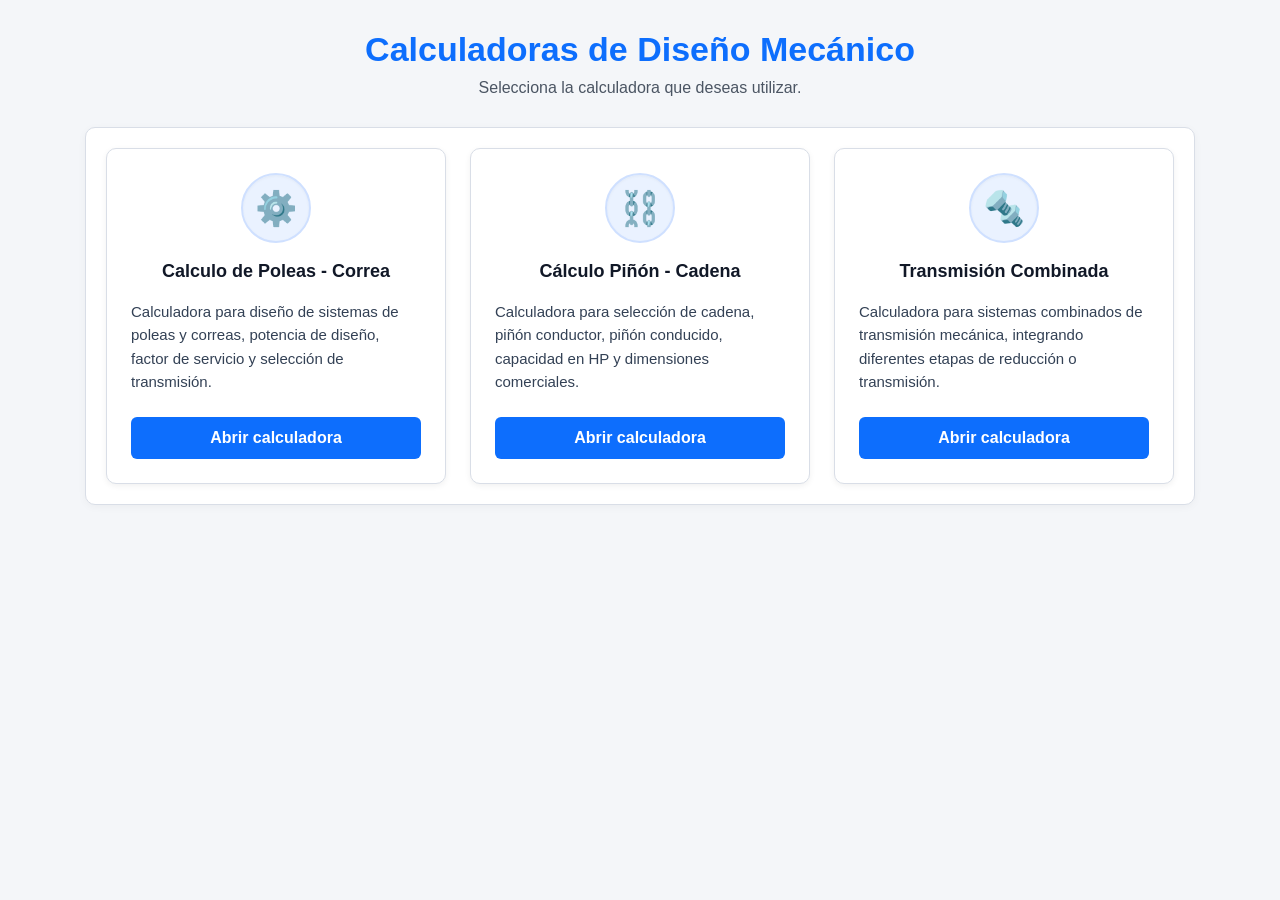
<file: index.html>
<!DOCTYPE html>
<html lang="es">
<head>
    <meta charset="UTF-8">
    <meta name="viewport" content="width=device-width, initial-scale=1.0">
    <title>Calculadoras de Diseño Mecánico</title>
    <link rel="stylesheet" href="style.css">
</head>

<body class="body-principal">

    <main class="inicio-calculadoras">

        <header class="inicio-header">
            <h1>Calculadoras de Diseño Mecánico</h1>
            <p>Selecciona la calculadora que deseas utilizar.</p>
        </header>

        <section class="contenedor-tarjetas-calculadoras">

            <!-- TARJETA 1 -->
            <article class="tarjeta-inicio">
                <div class="icono-tarjeta">⚙️</div>
                <h2>Calculo de Poleas - Correa</h2>
                <p>
                    Calculadora para diseño de sistemas de poleas y correas,
                    potencia de diseño, factor de servicio y selección de transmisión.
                </p>
                <a href="polea-correa.html" class="boton-inicio">Abrir calculadora</a>
            </article>

            <!-- TARJETA 2 -->
            <article class="tarjeta-inicio">
                <div class="icono-tarjeta">⛓️</div>
                <h2>Cálculo Piñón - Cadena</h2>
                <p>
                    Calculadora para selección de cadena, piñón conductor, piñón conducido,
                    capacidad en HP y dimensiones comerciales.
                </p>
                <a href="pinon-cadena.html" class="boton-inicio">Abrir calculadora</a>
            </article>

            <!-- TARJETA 3 -->
            <article class="tarjeta-inicio">
                <div class="icono-tarjeta">🔩</div>
                <h2>Transmisión Combinada</h2>
                <p>
                    Calculadora para sistemas combinados de transmisión mecánica,
                    integrando diferentes etapas de reducción o transmisión.
                </p>
                <a href="transmision-combinada.html" class="boton-inicio">Abrir calculadora</a>
            </article>

        </section>

    </main>

</body>
</html>
</file>
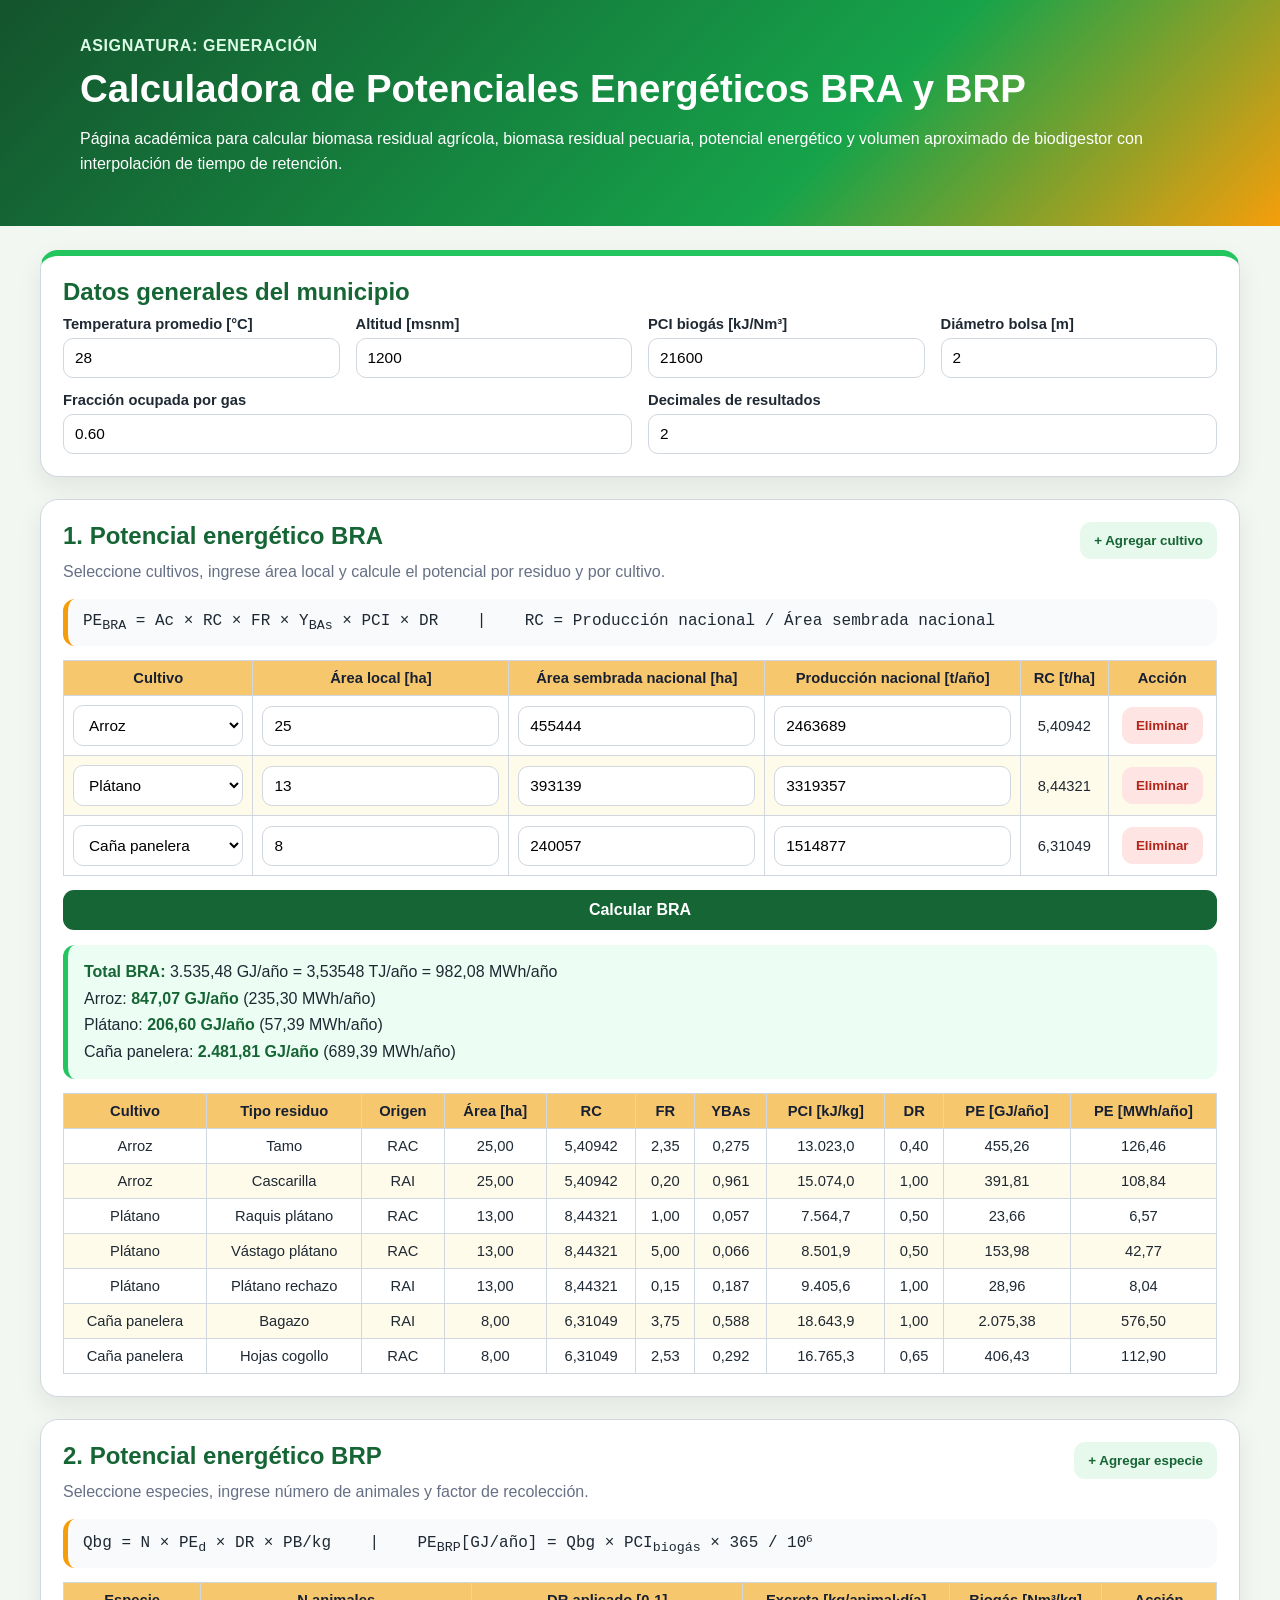
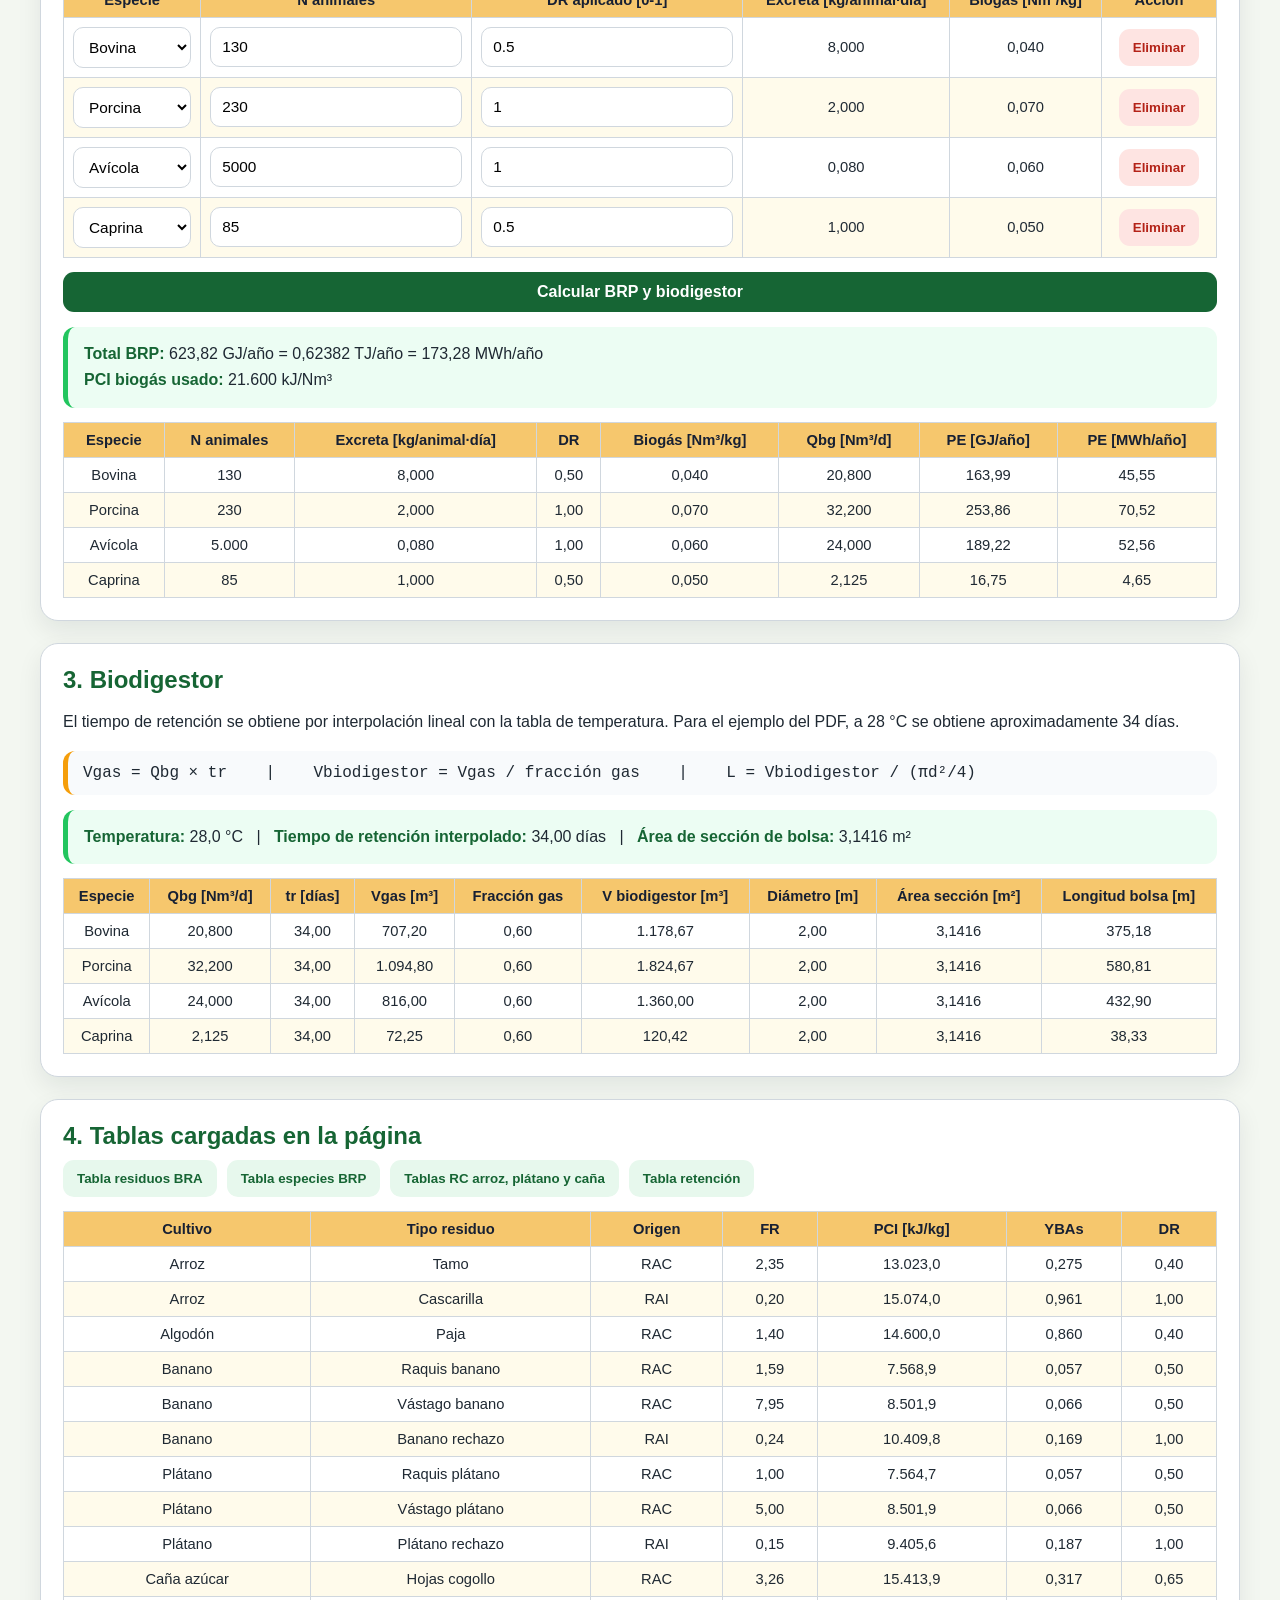
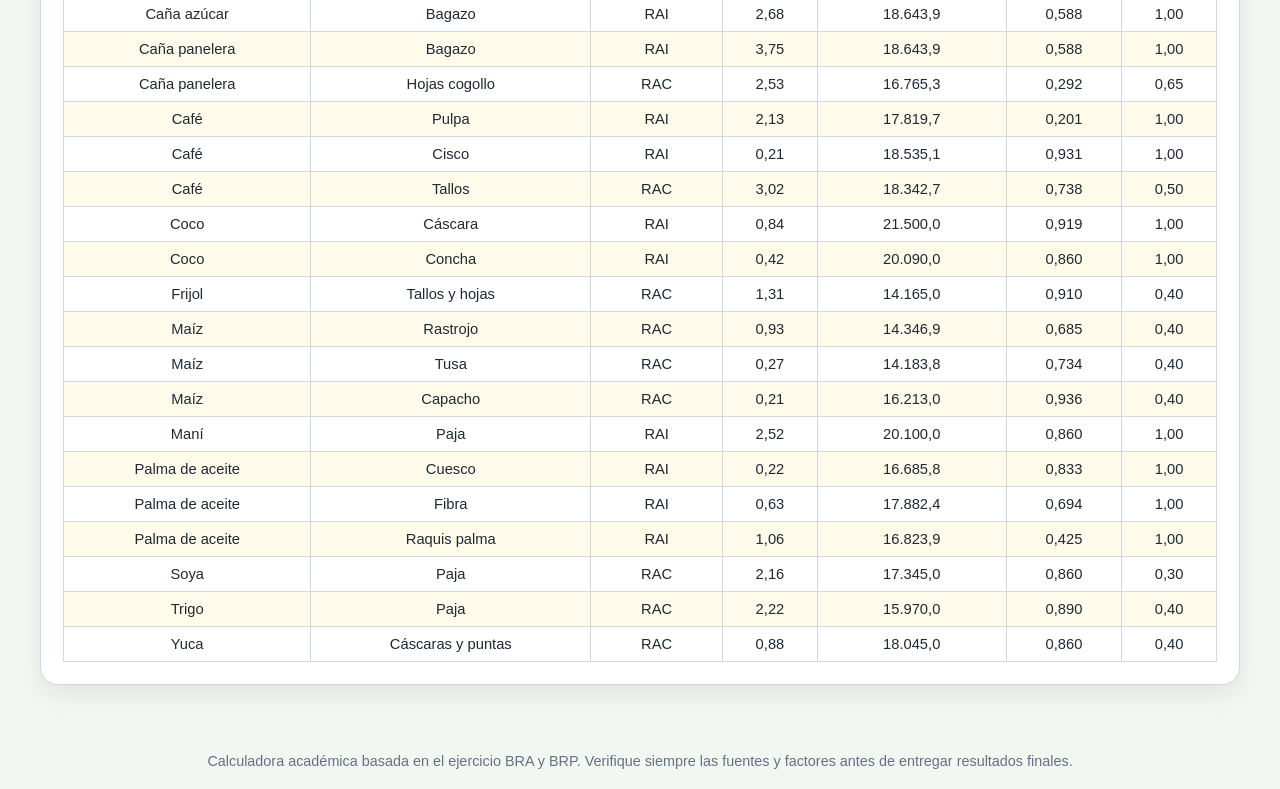
<file: calculadora-generacion/index.html>
<!DOCTYPE html>
<html lang="es">
<head>
  <meta charset="UTF-8" />
  <meta name="viewport" content="width=device-width, initial-scale=1.0" />
  <title>Calculadora BRA, BRP y Biodigestor</title>
  <link rel="stylesheet" href="style.css" />
</head>
<body>
  <header class="hero">
    <div class="hero__content">
      <p class="tag">Asignatura: Generación</p>
      <h1>Calculadora de Potenciales Energéticos BRA y BRP</h1>
      <p>
        Página académica para calcular biomasa residual agrícola, biomasa residual pecuaria,
        potencial energético y volumen aproximado de biodigestor con interpolación de tiempo de retención.
      </p>
    </div>
  </header>

  <main class="container">
    <section class="card intro">
      <h2>Datos generales del municipio</h2>
      <div class="grid-4">
        <label>
          Temperatura promedio [°C]
          <input id="temperatura" type="number" step="any" value="28" />
        </label>
        <label>
          Altitud [msnm]
          <input id="altitud" type="number" step="any" value="1200" />
        </label>
        <label>
          PCI biogás [kJ/Nm³]
          <input id="pciBiogas" type="number" step="any" value="21600" />
        </label>
        <label>
          Diámetro bolsa [m]
          <input id="diametroBolsa" type="number" step="any" value="2" />
        </label>
      </div>
      <div class="grid-2 compact">
        <label>
          Fracción ocupada por gas
          <input id="fraccionGas" type="number" step="any" value="0.60" />
        </label>
        <label>
          Decimales de resultados
          <input id="decimales" type="number" min="0" max="6" value="2" />
        </label>
      </div>
    </section>

    <section class="card">
      <div class="section-head">
        <div>
          <h2>1. Potencial energético BRA</h2>
          <p>Seleccione cultivos, ingrese área local y calcule el potencial por residuo y por cultivo.</p>
        </div>
        <button type="button" onclick="agregarCultivoBRA()">+ Agregar cultivo</button>
      </div>
      <div class="formula">
        PE<sub>BRA</sub> = Ac × RC × FR × Y<sub>BAs</sub> × PCI × DR &nbsp;&nbsp; | &nbsp;&nbsp;
        RC = Producción nacional / Área sembrada nacional
      </div>
      <div class="table-wrap">
        <table id="tablaEntradasBRA">
          <thead>
            <tr>
              <th>Cultivo</th>
              <th>Área local [ha]</th>
              <th>Área sembrada nacional [ha]</th>
              <th>Producción nacional [t/año]</th>
              <th>RC [t/ha]</th>
              <th>Acción</th>
            </tr>
          </thead>
          <tbody></tbody>
        </table>
      </div>
      <button class="primary" type="button" onclick="calcularBRA()">Calcular BRA</button>
      <div id="resumenBRA" class="result"></div>
      <div class="table-wrap">
        <table id="tablaResultadosBRA">
          <thead>
            <tr>
              <th>Cultivo</th>
              <th>Tipo residuo</th>
              <th>Origen</th>
              <th>Área [ha]</th>
              <th>RC</th>
              <th>FR</th>
              <th>YBAs</th>
              <th>PCI [kJ/kg]</th>
              <th>DR</th>
              <th>PE [GJ/año]</th>
              <th>PE [MWh/año]</th>
            </tr>
          </thead>
          <tbody></tbody>
        </table>
      </div>
    </section>

    <section class="card">
      <div class="section-head">
        <div>
          <h2>2. Potencial energético BRP</h2>
          <p>Seleccione especies, ingrese número de animales y factor de recolección.</p>
        </div>
        <button type="button" onclick="agregarEspecieBRP()">+ Agregar especie</button>
      </div>
      <div class="formula">
        Qbg = N × PE<sub>d</sub> × DR × PB/kg &nbsp;&nbsp; | &nbsp;&nbsp;
        PE<sub>BRP</sub>[GJ/año] = Qbg × PCI<sub>biogás</sub> × 365 / 10⁶
      </div>
      <div class="table-wrap">
        <table id="tablaEntradasBRP">
          <thead>
            <tr>
              <th>Especie</th>
              <th>N animales</th>
              <th>DR aplicado [0-1]</th>
              <th>Excreta [kg/animal·día]</th>
              <th>Biogás [Nm³/kg]</th>
              <th>Acción</th>
            </tr>
          </thead>
          <tbody></tbody>
        </table>
      </div>
      <button class="primary" type="button" onclick="calcularBRP()">Calcular BRP y biodigestor</button>
      <div id="resumenBRP" class="result"></div>
      <div class="table-wrap">
        <table id="tablaResultadosBRP">
          <thead>
            <tr>
              <th>Especie</th>
              <th>N animales</th>
              <th>Excreta [kg/animal·día]</th>
              <th>DR</th>
              <th>Biogás [Nm³/kg]</th>
              <th>Qbg [Nm³/d]</th>
              <th>PE [GJ/año]</th>
              <th>PE [MWh/año]</th>
            </tr>
          </thead>
          <tbody></tbody>
        </table>
      </div>
    </section>

    <section class="card">
      <h2>3. Biodigestor</h2>
      <p>
        El tiempo de retención se obtiene por interpolación lineal con la tabla de temperatura.
        Para el ejemplo del PDF, a 28 °C se obtiene aproximadamente 34 días.
      </p>
      <div class="formula">
        Vgas = Qbg × tr &nbsp;&nbsp; | &nbsp;&nbsp;
        Vbiodigestor = Vgas / fracción gas &nbsp;&nbsp; | &nbsp;&nbsp;
        L = Vbiodigestor / (πd²/4)
      </div>
      <div id="resumenBio" class="result"></div>
      <div class="table-wrap">
        <table id="tablaBiodigestor">
          <thead>
            <tr>
              <th>Especie</th>
              <th>Qbg [Nm³/d]</th>
              <th>tr [días]</th>
              <th>Vgas [m³]</th>
              <th>Fracción gas</th>
              <th>V biodigestor [m³]</th>
              <th>Diámetro [m]</th>
              <th>Área sección [m²]</th>
              <th>Longitud bolsa [m]</th>
            </tr>
          </thead>
          <tbody></tbody>
        </table>
      </div>
    </section>

    <section class="card">
      <h2>4. Tablas cargadas en la página</h2>
      <div class="tabs">
        <button type="button" onclick="mostrarReferencia('bra')">Tabla residuos BRA</button>
        <button type="button" onclick="mostrarReferencia('brp')">Tabla especies BRP</button>
        <button type="button" onclick="mostrarReferencia('rc')">Tablas RC arroz, plátano y caña</button>
        <button type="button" onclick="mostrarReferencia('tr')">Tabla retención</button>
      </div>
      <div id="tablaReferencia" class="table-wrap"></div>
    </section>
  </main>

  <footer>
    Calculadora académica basada en el ejercicio BRA y BRP. Verifique siempre las fuentes y factores antes de entregar resultados finales.
  </footer>

  <script src="script.js"></script>
</body>
</html>
</file>
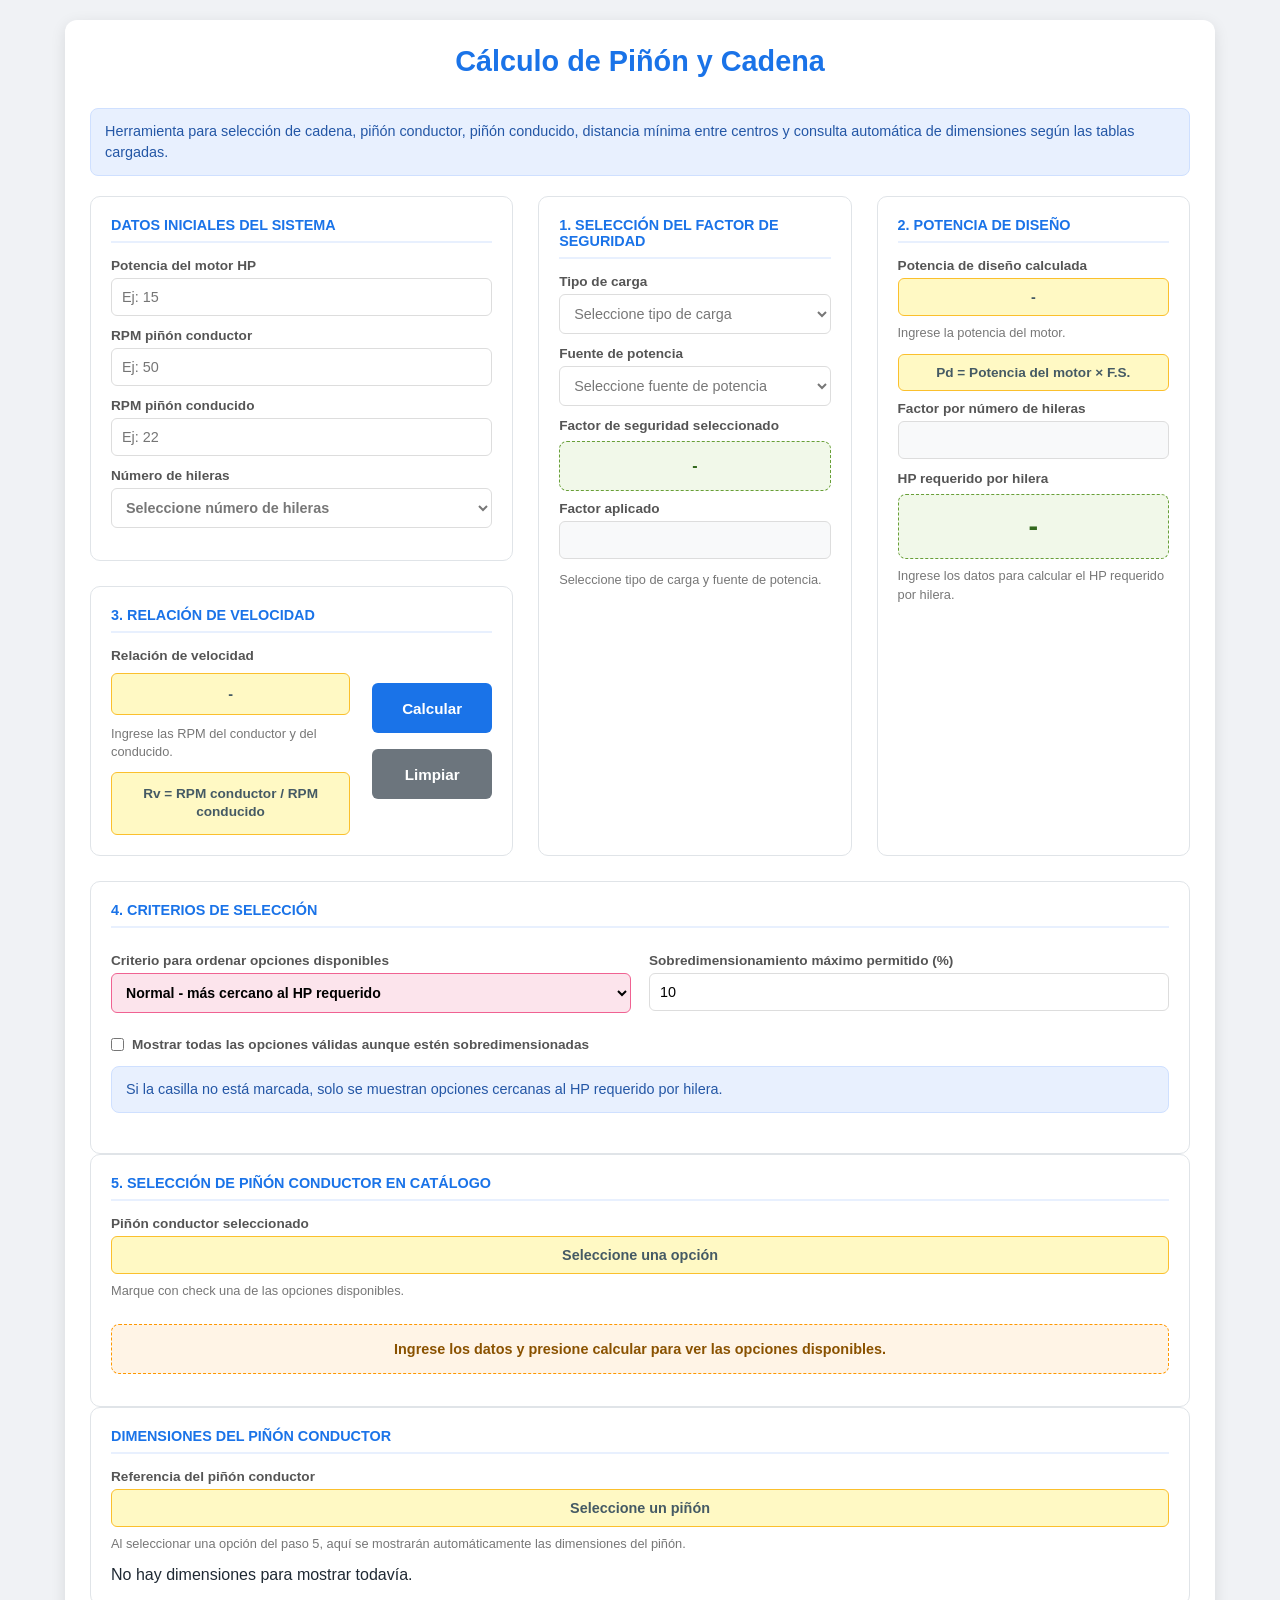
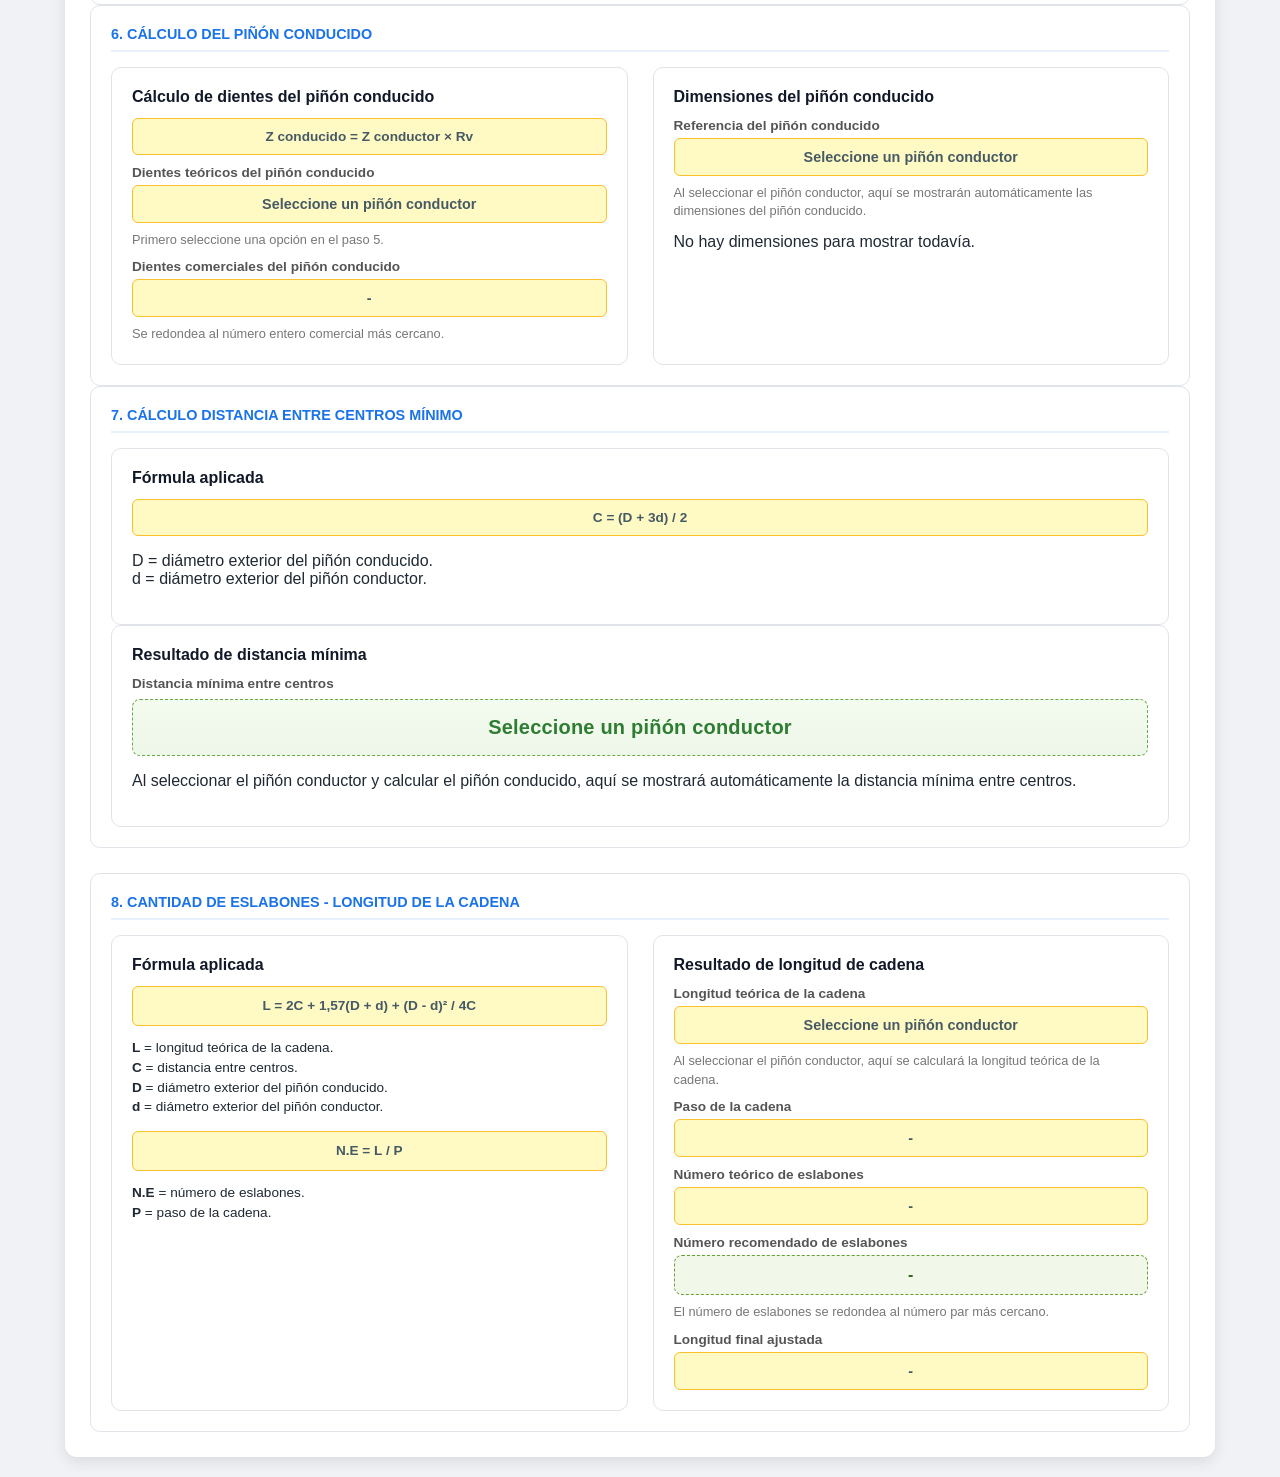
<file: pinon-cadena.html>
<!DOCTYPE html>
<html lang="es">
<head>
    <meta charset="UTF-8">
    <meta name="viewport" content="width=device-width, initial-scale=1.0">
    <title>Cálculo de Piñón y Cadena</title>

    <link rel="stylesheet" href="style.css">
</head>

<body>

    <main class="contenedor-principal calculadora-cadena">

        <h1>Cálculo de Piñón y Cadena</h1>

        <p class="mensaje-info">
            Herramienta para selección de cadena, piñón conductor, piñón conducido,
            distancia mínima entre centros y consulta automática de dimensiones según las tablas cargadas.
        </p>

        <!-- ======================================================
             BLOQUE SUPERIOR REORGANIZADO
             ====================================================== -->
        <div class="layout-superior-cadena">

            <!-- COLUMNA IZQUIERDA -->
            <div class="columna-izquierda-cadena">

                <!-- ======================================================
                     DATOS INICIALES DEL SISTEMA
                     ====================================================== -->
                <section class="datos-iniciales">
                    <h3>Datos iniciales del sistema</h3>

                    <div class="campo">
                        <label for="potenciaMotorCadena">Potencia del motor HP</label>
                        <input 
                            type="number" 
                            id="potenciaMotorCadena" 
                            min="0" 
                            step="0.01"
                            placeholder="Ej: 15"
                            autocomplete="off"
                        >
                    </div>

                    <div class="campo">
                        <label for="rpmConductorCadena">RPM piñón conductor</label>
                        <input 
                            type="number" 
                            id="rpmConductorCadena" 
                            min="0" 
                            step="1"
                            placeholder="Ej: 50"
                            autocomplete="off"
                        >
                    </div>

                    <div class="campo">
                        <label for="rpmConducidoCadena">RPM piñón conducido</label>
                        <input 
                            type="number" 
                            id="rpmConducidoCadena" 
                            min="0" 
                            step="1"
                            placeholder="Ej: 22"
                            autocomplete="off"
                        >
                    </div>

                    <div class="campo">
                        <label for="numeroHilerasCadena">Número de hileras</label>
                        <select id="numeroHilerasCadena" required>
                            <option value="" selected disabled>Seleccione número de hileras</option>
                            <option value="1">1 hilera - sencilla</option>
                            <option value="2">2 hileras - doble</option>
                            <option value="3">3 hileras - triple</option>
                            <option value="4">4 hileras</option>
                            <option value="5">5 hileras</option>
                            <option value="6">6 hileras</option>
                        </select>
                    </div>
                </section>

                <!-- ======================================================
                     RELACIÓN DE VELOCIDAD + BOTONES
                     ====================================================== -->
                <section class="paso-cadena relacion-velocidad-cadena">
                    <h3>3. Relación de velocidad</h3>

                    <div class="relacion-botones-grid">

                        <div class="zona-relacion-velocidad">
                            <label>Relación de velocidad</label>
                            <div id="relacionVelocidadCadena">-</div>

                            <p id="detalleRelacionVelocidadCadena">
                                Ingrese las RPM del conductor y del conducido.
                            </p>

                            <div class="bloque-amarillo">
                                Rv = RPM conductor / RPM conducido
                            </div>
                        </div>

                        <div class="zona-botones-cadena">
                            <button 
                                id="btnCalcularCadena" 
                                type="button"
                                onclick="calcularTodosLosPasosCadena()"
                            >
                                Calcular
                            </button>

                            <button 
                                id="btnLimpiarCadena" 
                                type="button" 
                                class="btn-secundario"
                                onclick="limpiarFormularioCadena()"
                            >
                                Limpiar
                            </button>
                        </div>

                    </div>
                </section>

            </div>

            <!-- ======================================================
                 PASO 1 - FACTOR DE SEGURIDAD
                 ====================================================== -->
            <section class="paso-cadena">
                <h3>1. Selección del factor de seguridad</h3>

                <div class="campo">
                    <label for="tipoCargaCadena">Tipo de carga</label>
                    <select id="tipoCargaCadena" required>
                        <option value="" selected disabled>Seleccione tipo de carga</option>
                        <option value="uniforme">Uniforme</option>
                        <option value="fluctuante">Fluctuante</option>
                        <option value="muyFluctuante">Muy fluctuante</option>
                    </select>
                </div>

                <div class="campo">
                    <label for="fuentePotenciaCadena">Fuente de potencia</label>
                    <select id="fuentePotenciaCadena" required>
                        <option value="" selected disabled>Seleccione fuente de potencia</option>
                        <option value="combustionConvertidor">
                            Motor de combustión interna con convertidor hidráulico
                        </option>
                        <option value="electricoTurbina">
                            Motor eléctrico o turbina
                        </option>
                        <option value="combustionEmbrague">
                            Motor de combustión interna con embrague o caja mecánica
                        </option>
                    </select>
                </div>

                <label>Factor de seguridad seleccionado</label>
                <div id="factorSeguridadCadena">-</div>

                <div class="campo">
                    <label for="factorAplicadoCadena">Factor aplicado</label>
                    <input 
                        type="text" 
                        id="factorAplicadoCadena" 
                        readonly
                    >
                </div>

                <p id="detalleFactorCadena">
                    Seleccione tipo de carga y fuente de potencia.
                </p>
            </section>

            <!-- ======================================================
                 PASO 2 - POTENCIA DE DISEÑO
                 ====================================================== -->
            <section class="paso-cadena">
                <h3>2. Potencia de diseño</h3>

                <label>Potencia de diseño calculada</label>
                <div id="potenciaDisenoCadena">-</div>

                <p id="detallePotenciaDisenoCadena">
                    Ingrese la potencia del motor.
                </p>

                <div class="bloque-amarillo">
                    Pd = Potencia del motor × F.S.
                </div>

                <div class="campo">
                    <label for="factorHilerasCadena">Factor por número de hileras</label>
                    <input 
                        type="text" 
                        id="factorHilerasCadena" 
                        readonly
                    >
                </div>

                <label>HP requerido por hilera</label>
                <div id="hpPorHileraCadena">-</div>

                <p id="detalleHpPorHileraCadena">
                    Ingrese los datos para calcular el HP requerido por hilera.
                </p>
            </section>

        </div>

        <!-- ======================================================
             PASO 4 - CRITERIOS DE SELECCIÓN
             ====================================================== -->
        <section class="paso-cadena">
            <h3>4. Criterios de selección</h3>

            <div class="grid-dos-columnas">

                <div class="campo">
                    <label for="criterioSeleccionPinon">
                        Criterio para ordenar opciones disponibles
                    </label>

                    <select id="criterioSeleccionPinon">
                        <option value="normal" selected>
                            Normal - más cercano al HP requerido
                        </option>
                        <option value="pequenoMenosDientes">
                            Piñón más pequeño con menor número de dientes
                        </option>
                        <option value="pequenoMasDientes">
                            Piñón más pequeño con mayor número de dientes
                        </option>
                        <option value="grandeMenosDientes">
                            Piñón más grande con menor número de dientes
                        </option>
                        <option value="grandeMasDientes">
                            Piñón más grande con mayor número de dientes
                        </option>
                    </select>
                </div>

                <div class="campo">
                    <label for="porcentajeSobredimensionCadena">
                        Sobredimensionamiento máximo permitido (%)
                    </label>
                    <input 
                        type="number" 
                        id="porcentajeSobredimensionCadena" 
                        value="10" 
                        min="0" 
                        step="1"
                    >
                </div>

            </div>

            <div class="checkbox-cadena">
                <input type="checkbox" id="mostrarTodasOpcionesCadena">
                <label for="mostrarTodasOpcionesCadena">
                    Mostrar todas las opciones válidas aunque estén sobredimensionadas
                </label>
            </div>

            <p class="mensaje-info">
                Si la casilla no está marcada, solo se muestran opciones cercanas al HP requerido por hilera.
            </p>
        </section>

        <!-- ======================================================
             PASO 5 - SELECCIÓN DE PIÑÓN CONDUCTOR
             ====================================================== -->
        <section class="seccion-resultados">
            <h3>5. Selección de piñón conductor en catálogo</h3>

            <label>Piñón conductor seleccionado</label>
            <div id="pinonSeleccionadoCadena">Seleccione una opción</div>

            <p id="detallePinonSeleccionadoCadena">
                Marque con check una de las opciones disponibles.
            </p>

            <div id="tablaCandidatosCadena">
                <div class="advertencia-cadena">
                    Ingrese los datos y presione calcular para ver las opciones disponibles.
                </div>
            </div>
        </section>

        <!-- ======================================================
             DIMENSIONES DEL PIÑÓN CONDUCTOR
             ====================================================== -->
        <section class="seccion-resultados">
            <h3>Dimensiones del piñón conductor</h3>

            <label>Referencia del piñón conductor</label>
            <div id="referenciaDimensionPinonCadena">Seleccione un piñón</div>

            <p id="detalleDimensionPinonCadena">
                Al seleccionar una opción del paso 5, aquí se mostrarán automáticamente las dimensiones del piñón.
            </p>

            <div id="tablaDimensionesPinonCadena">
                No hay dimensiones para mostrar todavía.
            </div>
        </section>

        <!-- ======================================================
             PASO 6 - PIÑÓN CONDUCIDO
             ====================================================== -->
        <section class="seccion-resultados">
            <h3>6. Cálculo del piñón conducido</h3>

            <div class="grid-resultados-cadena">

                <div class="paso-cadena">
                    <h4>Cálculo de dientes del piñón conducido</h4>

                    <div class="bloque-amarillo">
                        Z conducido = Z conductor × Rv
                    </div>

                    <label>Dientes teóricos del piñón conducido</label>
                    <div id="dientesTeoricosConducidoCadena">
                        Seleccione un piñón conductor
                    </div>

                    <p id="detalleDientesConducidoCadena">
                        Primero seleccione una opción en el paso 5.
                    </p>

                    <label>Dientes comerciales del piñón conducido</label>
                    <div id="dientesComercialesConducidoCadena">-</div>

                    <p id="detalleRedondeoConducidoCadena">
                        Se redondea al número entero comercial más cercano.
                    </p>
                </div>

                <div class="paso-cadena">
                    <h4>Dimensiones del piñón conducido</h4>

                    <label>Referencia del piñón conducido</label>
                    <div id="referenciaDimensionPinonConducidoCadena">
                        Seleccione un piñón conductor
                    </div>

                    <p id="detalleDimensionPinonConducidoCadena">
                        Al seleccionar el piñón conductor, aquí se mostrarán automáticamente las dimensiones del piñón conducido.
                    </p>

                    <div id="tablaDimensionesPinonConducidoCadena">
                        No hay dimensiones para mostrar todavía.
                    </div>
                </div>

            </div>
        </section>

        <!-- ======================================================
             PASO 7 - DISTANCIA ENTRE CENTROS
             ====================================================== -->
        <section class="seccion-resultados">
            <h3>7. Cálculo distancia entre centros mínimo</h3>

            <div class="grid-distancia-centros-cadena">

                <div class="paso-cadena">
                    <h4>Fórmula aplicada</h4>

                    <div class="bloque-amarillo formula-distancia-centros">
                        C = (D + 3d) / 2
                    </div>

                    <p class="texto-explicativo-cadena">
                        D = diámetro exterior del piñón conducido.
                        <br>
                        d = diámetro exterior del piñón conductor.
                    </p>
                </div>

                <div class="paso-cadena">
                    <h4>Resultado de distancia mínima</h4>

                    <label>Distancia mínima entre centros</label>
                    <div id="distanciaCentrosMinimaCadena">
                        Seleccione un piñón conductor
                    </div>

                    <p id="detalleDistanciaCentrosCadena">
                        Al seleccionar el piñón conductor y calcular el piñón conducido,
                        aquí se mostrará automáticamente la distancia mínima entre centros.
                    </p>
                </div>

            </div>
        </section>

        <!-- ======================================================
             PASO 8 - LONGITUD DE CADENA Y NÚMERO DE ESLABONES
             ====================================================== -->
        <section class="seccion-resultados seccion-longitud-cadena">
            <h3>8. Cantidad de eslabones - longitud de la cadena</h3>

            <div class="grid-longitud-cadena">

                <div class="paso-cadena">
                    <h4>Fórmula aplicada</h4>

                    <div class="bloque-amarillo formula-longitud-cadena">
                        L = 2C + 1,57(D + d) + (D - d)² / 4C
                    </div>

                    <p class="texto-explicativo-cadena">
                        <strong>L</strong> = longitud teórica de la cadena.
                        <br>
                        <strong>C</strong> = distancia entre centros.
                        <br>
                        <strong>D</strong> = diámetro exterior del piñón conducido.
                        <br>
                        <strong>d</strong> = diámetro exterior del piñón conductor.
                    </p>

                    <div class="bloque-amarillo formula-longitud-cadena">
                        N.E = L / P
                    </div>

                    <p class="texto-explicativo-cadena">
                        <strong>N.E</strong> = número de eslabones.
                        <br>
                        <strong>P</strong> = paso de la cadena.
                    </p>
                </div>

                <div class="paso-cadena">
                    <h4>Resultado de longitud de cadena</h4>

                    <label>Longitud teórica de la cadena</label>
                    <div id="longitudCadenaCalculada">
                        Seleccione un piñón conductor
                    </div>

                    <p id="detalleLongitudCadena">
                        Al seleccionar el piñón conductor, aquí se calculará la longitud teórica de la cadena.
                    </p>

                    <label>Paso de la cadena</label>
                    <div id="pasoCadenaCalculado">-</div>

                    <label>Número teórico de eslabones</label>
                    <div id="numeroEslabonesTeorico">-</div>

                    <label>Número recomendado de eslabones</label>
                    <div id="numeroEslabonesRecomendado">-</div>

                    <p id="detalleNumeroEslabones">
                        El número de eslabones se redondea al número par más cercano.
                    </p>

                    <label>Longitud final ajustada</label>
                    <div id="longitudCadenaAjustada">-</div>
                </div>

            </div>
        </section>

    </main>

    <script src="JS/pinon-cadena.js"></script>

</body>
</html>
</file>
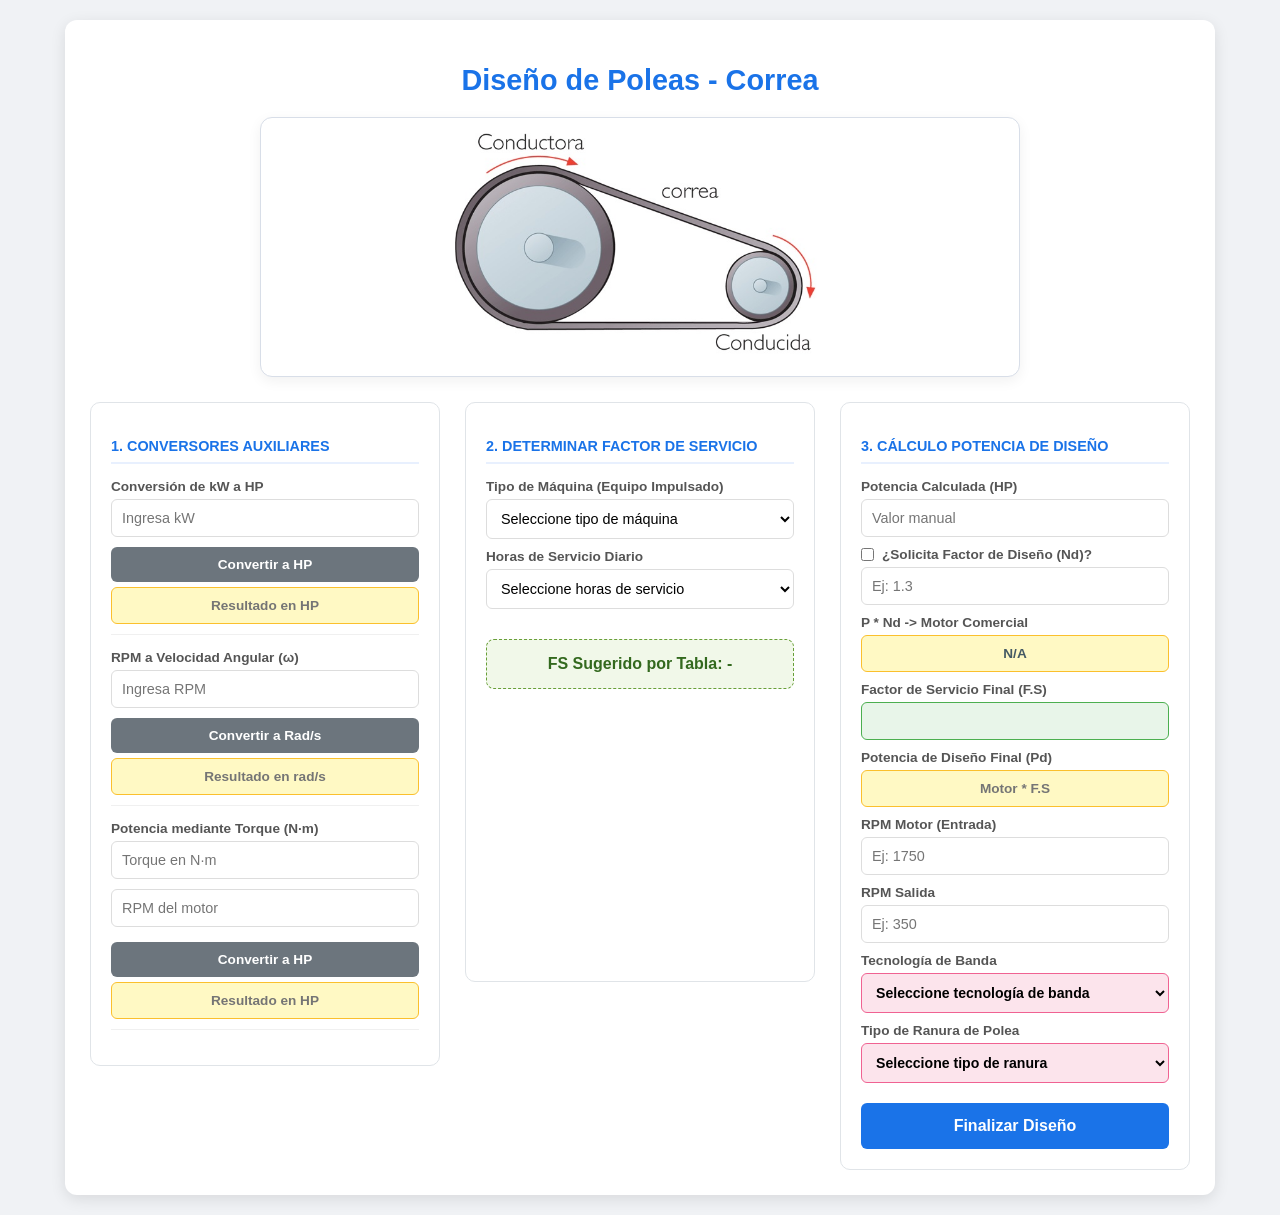
<file: polea-correa.html>
<!DOCTYPE html>
<html lang="es">
<head>
    <meta charset="UTF-8">
    <meta name="viewport" content="width=device-width, initial-scale=1.0">
    <title>Diseño de Poleas - Correa</title>
    <link rel="stylesheet" href="style.css">
</head>
<body>
    <div class="contenedor-principal">
        <h1 class="titulo-principal">Diseño de Poleas - Correa</h1>

<div class="imagen-polea-correa">
    <img 
        src="img/polea-correa.jpg" 
        alt="Esquema de transmisión por polea y correa"
    >
</div>
                <div class="grid-diseno">
            
            <div class="panel">
                <p class="mini-titulo">1. Conversores Auxiliares</p>
                
                <div class="sub-seccion">
                    <label>Conversión de kW a HP</label>
                    <div class="fila-input">
                        <input type="number" id="kwInput" placeholder="Ingresa kW">
                    </div>
                    <button onclick="convKWaHP()" class="btn-gris-ancho">Convertir a HP</button>
                    <input type="text" id="resHP" class="res-input-amarillo" readonly placeholder="Resultado en HP">
                </div>

                <div class="sub-seccion">
                    <label>RPM a Velocidad Angular (ω)</label>
                    <div class="fila-input">
                        <input type="number" id="rpmParaRad" placeholder="Ingresa RPM">
                    </div>
                    <button onclick="convRPMaRad()" class="btn-gris-ancho">Convertir a Rad/s</button>
                    <input type="text" id="resRad" class="res-input-amarillo" readonly placeholder="Resultado en rad/s">
                </div>

                <div class="sub-seccion">
                    <label>Potencia mediante Torque (N·m)</label>
                    <input type="number" id="torqueNM" placeholder="Torque en N·m" style="margin-bottom: 5px;">
                    <input type="number" id="rpmTorque" placeholder="RPM del motor" style="margin-bottom: 5px;">
                    <button onclick="calcPotTorque()" class="btn-gris-ancho">Convertir a HP</button>
                    <input type="text" id="resTorqueHP" class="res-input-amarillo" readonly placeholder="Resultado en HP">
                </div>
            </div>

            <div class="panel">
                <p class="mini-titulo">2. Determinar Factor de Servicio</p>

                <label>Tipo de Máquina (Equipo Impulsado)</label>
                <select id="tipoMaquina" onchange="actualizarFS()">
                    <option value="" selected disabled>Seleccione tipo de máquina</option>
                    <optgroup label="Carga Ligera (Base 1.0)">
                        <option value="1.0">Agitadores para Líquidos</option>
                        <option value="1.0">Sopladores y Aspiradoras</option>
                        <option value="1.0">Bombas Centrífugas y Compresoras</option>
                        <option value="1.0">Ventiladores hasta 10 HP</option>
                        <option value="1.0">Transportadores de Trabajo Ligero</option>
                    </optgroup>

                    <optgroup label="Carga Moderada (Base 1.1)">
                        <option value="1.1">Transportadores de Banda (Arena/Grano)</option>
                        <option value="1.1">Amasadora</option>
                        <option value="1.1">Ventiladores de más de 10 HP</option>
                        <option value="1.1">Generadores / Ejes de Línea</option>
                        <option value="1.1">Maquinaria de Lavandería / Imprenta</option>
                        <option value="1.1">Máquinas-Herramientas / Prensas</option>
                        <option value="1.1">Bombas Rotatorias DP</option>
                        <option value="1.1">Cribas Giratorias y Vibratorias</option>
                    </optgroup>

                    <optgroup label="Carga Pesada (Base 1.2)">
                        <option value="1.2">Maquinaria para Ladrillos</option>
                        <option value="1.2">Elevadores de Cangilones</option>
                        <option value="1.2">Excitadores / Pulverizadores</option>
                        <option value="1.2">Compresores de Pistones</option>
                        <option value="1.2">Molinos de Martillos</option>
                        <option value="1.2">Hidropulper / Maquinaria Textil</option>
                        <option value="1.2">Maquinaria para Molinos de Sierra</option>
                    </optgroup>

                    <optgroup label="Carga Muy Pesada (Base 1.3)">
                        <option value="1.3">Quebradoras (Giratorias-Mordaza)</option>
                        <option value="1.3">Molinos (Bolas-Barras-Rodillos)</option>
                        <option value="1.3">Malacates</option>
                        <option value="1.3">Calandria / Extrusoras</option>
                    </optgroup>

                    <option value="2.0">Equipo con Ahogador</option>
                </select>

                <label>Horas de Servicio Diario</label>
                <select id="tipoServicio" onchange="actualizarFS()">
                    <option value="" selected disabled>Seleccione horas de servicio</option>
                    <option value="0">Intermitente (Menos de 6h)</option>
                    <option value="0.1">Normal (6 a 16h)</option>
                    <option value="0.2">Continuo (16 a 24h)</option>
                </select>

                <div class="valor-fs-caja">
                    FS Sugerido por Tabla: <span id="fsSugerido">-</span>
                </div>
            </div>

            <div class="panel">
                <p class="mini-titulo">3. Cálculo Potencia de Diseño</p>
                
                <label>Potencia Calculada (HP)</label>
                <input type="number" id="potenciaPrincipal" placeholder="Valor manual" oninput="calcularPasosParciales()">

                <div class="fila-check">
                    <input type="checkbox" id="usarND" onchange="toggleND()">
                    <label for="usarND">¿Solicita Factor de Diseño (Nd)?</label>
                </div>

                <input type="number" id="valorND" placeholder="Ej: 1.3" disabled oninput="calcularPasosParciales()">
                
                <label>P * Nd -> Motor Comercial</label>
                <input type="text" id="resPotND" class="res-input-amarillo" readonly placeholder="Resultado Comercial">

                <label>Factor de Servicio Final (F.S)</label>
                <input type="number" id="fsManual" step="0.1" class="input-foco-verde" oninput="calcularPasosParciales()">
                
                <label>Potencia de Diseño Final (Pd)</label>
                <input type="text" id="resPotFS" class="res-input-amarillo" readonly placeholder="Motor * F.S">

                <label>RPM Motor (Entrada)</label>
                <input type="number" id="rpmEntrada" placeholder="Ej: 1750" oninput="calcularPasosParciales()">

                <label>RPM Salida</label>
                <input type="number" id="rpmSalida" placeholder="Ej: 350" oninput="calcularPasosParciales()">

                <label>Tecnología de Banda</label>
                <select id="tecnologiaBanda" class="select-tecnologia" onchange="calcularPasosParciales()">
                    <option value="" selected disabled>Seleccione tecnología de banda</option>
                    <option value="convencional">Convencional Estándar (A, B, C, D)</option>
                    <option value="convencionalX">Convencional Dentada / X (AX, BX, CX)</option>
                    <option value="altaCapacidad">Alta Capacidad Estándar (3V, 5V, 8V)</option>
                    <option value="altaCapacidadX">Alta Capacidad Dentada / X (3VX, 5VX)</option>
                </select>

                <label>Tipo de Ranura de Polea</label>
                <select id="tipoRanuraPolea" class="select-tecnologia" onchange="calcularPasosParciales()">
                    <option value="" selected disabled>Seleccione tipo de ranura</option>
                    <option value="estandar">Polea Estándar</option>
                    <option value="profunda">Polea con Ranura Profunda</option>
                </select>

                <button onclick="calcularDiseno()" class="btn-azul">Finalizar Diseño</button>
            </div>
        </div>
        
        <div id="resultado" class="resultado"></div>
    </div>

    <script src="JS/polea-correa.js"></script>
</body>
</html>
</file>
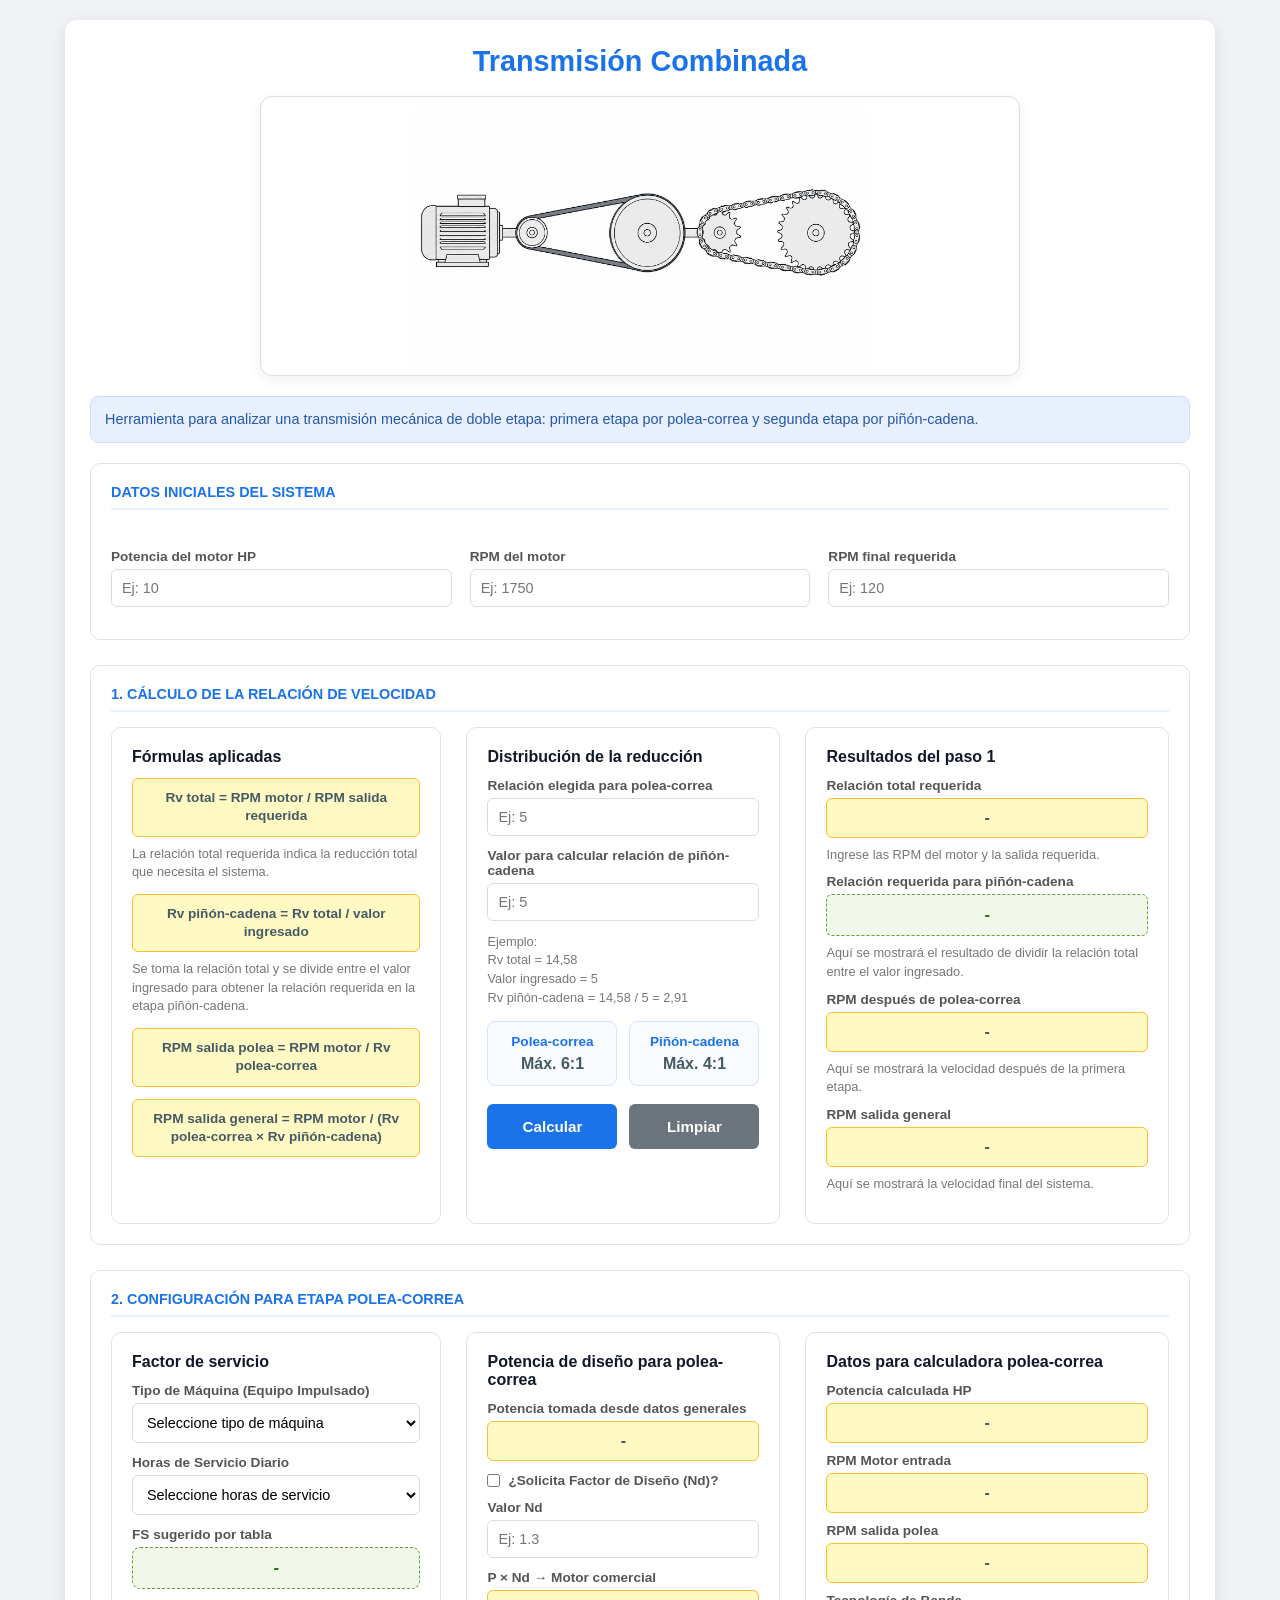
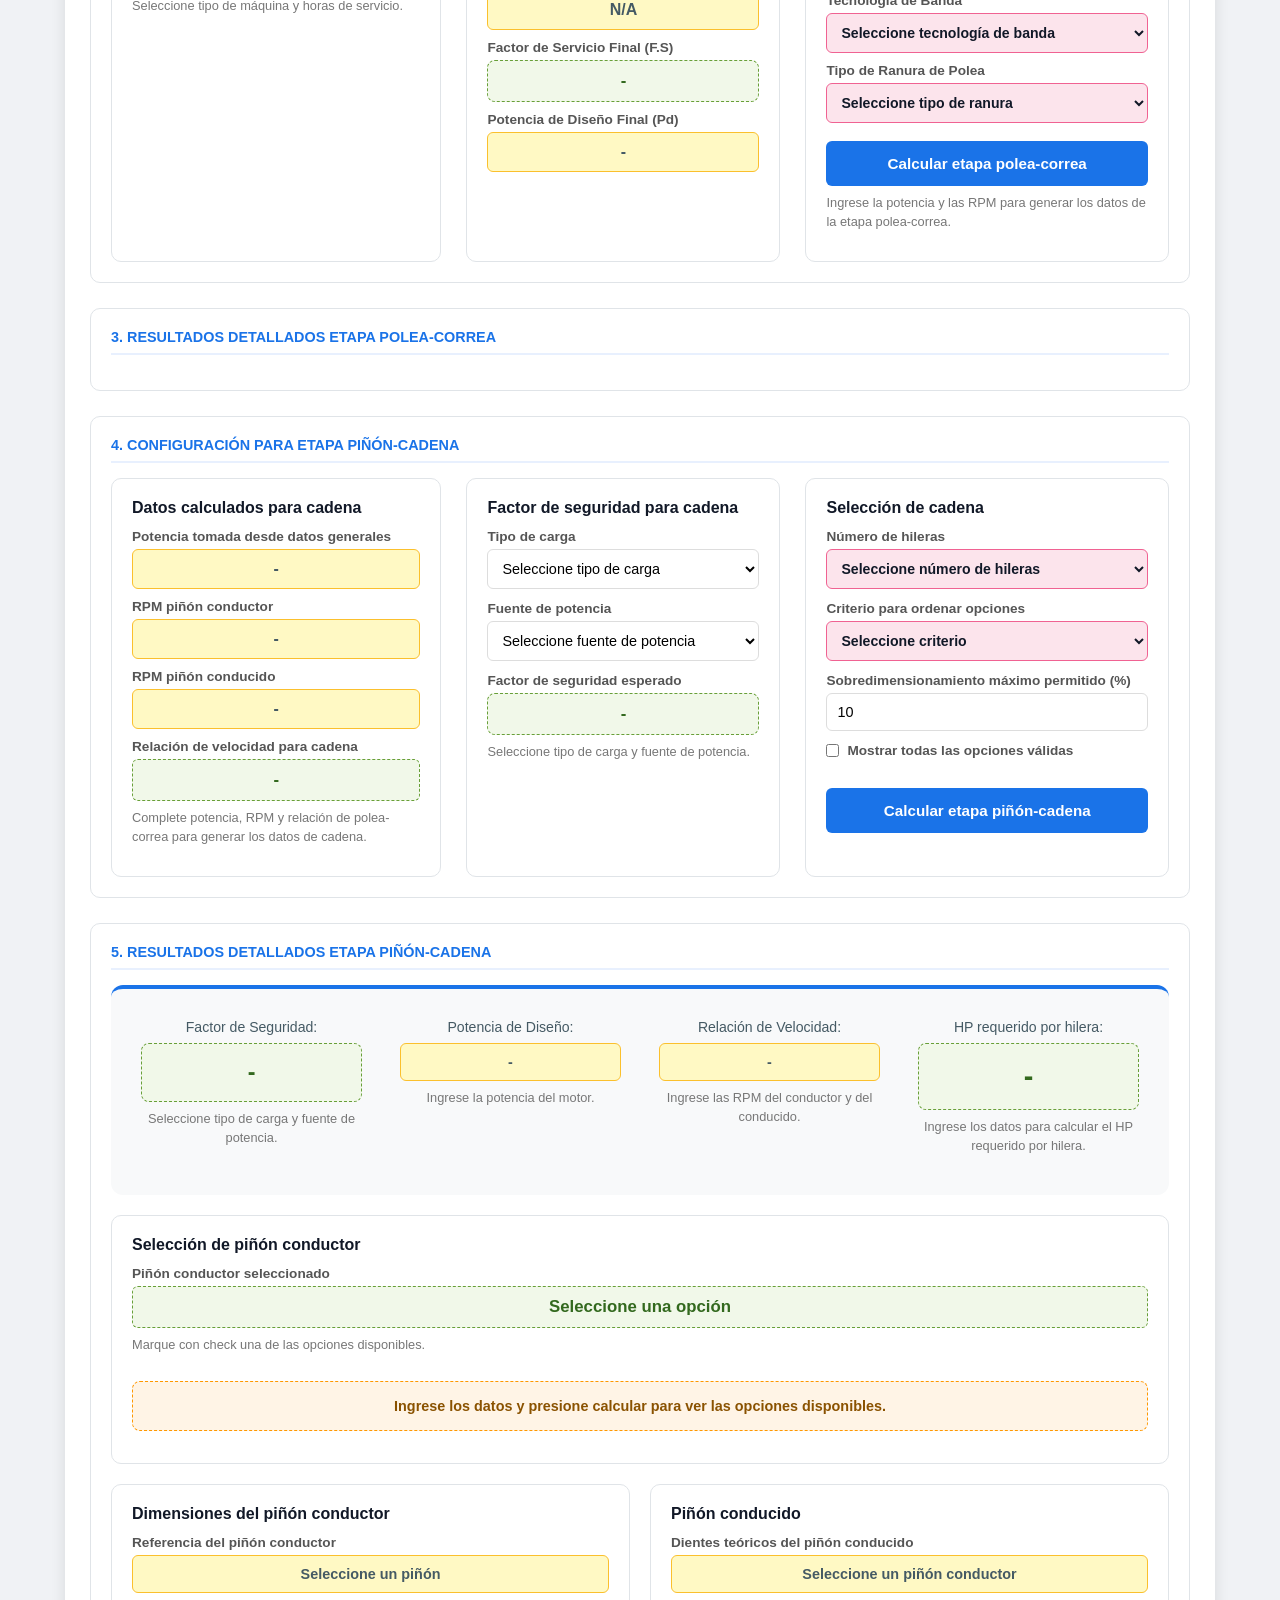
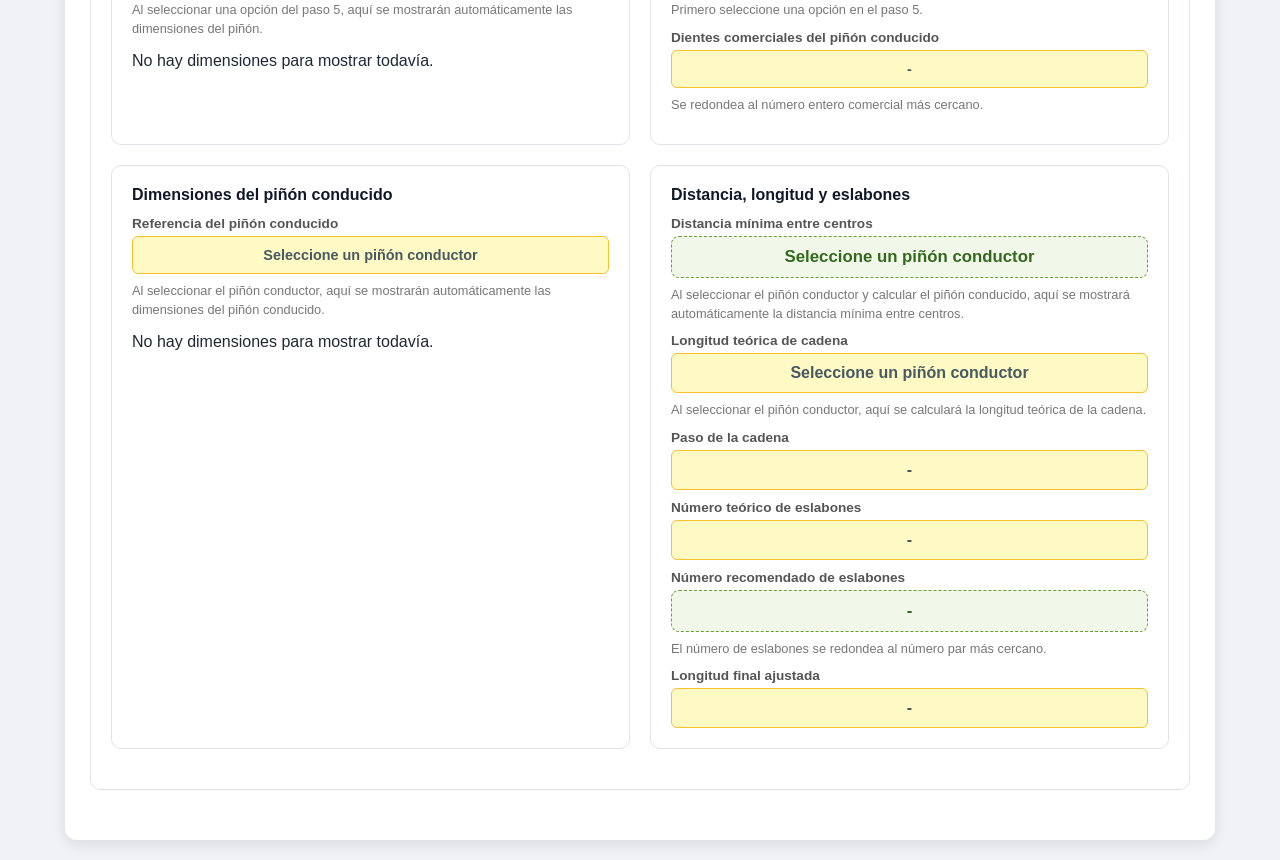
<file: transmision-combinada.html>
<!DOCTYPE html>
<html lang="es">
<head>
    <meta charset="UTF-8">
    <meta name="viewport" content="width=device-width, initial-scale=1.0">
    <title>Transmisión Combinada</title>

    <link rel="stylesheet" href="style.css">
</head>

<body>

    <main class="contenedor-principal calculadora-combinada">

        <h1>Transmisión Combinada</h1>

        <!-- ======================================================
             IMAGEN DE REFERENCIA
             Cambia la ruta por la imagen que uses en tu proyecto
             ====================================================== -->
        <div class="imagen-transmision-combinada">
            <img 
                src="img/transmision-combinada.png" 
                alt="Esquema de transmisión combinada polea-correa y piñón-cadena"
            >
        </div>

        <p class="mensaje-info">
            Herramienta para analizar una transmisión mecánica de doble etapa:
            primera etapa por polea-correa y segunda etapa por piñón-cadena.
        </p>

        <!-- ======================================================
             DATOS INICIALES DEL SISTEMA
             ====================================================== -->
        <section class="datos-iniciales-combinada">
            <h3>Datos iniciales del sistema</h3>

            <div class="campo">
                <label for="potenciaMotorCombinada">Potencia del motor HP</label>
                <input 
                    type="number"
                    id="potenciaMotorCombinada"
                    min="0"
                    step="0.01"
                    placeholder="Ej: 10"
                    autocomplete="off"
                    oninput="calcularRelacionVelocidadCombinada()"
                >
            </div>

            <div class="campo">
                <label for="rpmMotorCombinada">RPM del motor</label>
                <input 
                    type="number"
                    id="rpmMotorCombinada"
                    min="0"
                    step="1"
                    placeholder="Ej: 1750"
                    autocomplete="off"
                    oninput="calcularRelacionVelocidadCombinada()"
                >
            </div>

            <div class="campo">
                <label for="rpmSalidaRequeridaCombinada">RPM final requerida</label>
                <input 
                    type="number"
                    id="rpmSalidaRequeridaCombinada"
                    min="0"
                    step="1"
                    placeholder="Ej: 120"
                    autocomplete="off"
                    oninput="calcularRelacionVelocidadCombinada()"
                >
            </div>
        </section>

        <!-- ======================================================
             PASO 1 - RELACIÓN DE VELOCIDAD
             ====================================================== -->
        <section class="seccion-resultados-combinada">
            <h3>1. Cálculo de la relación de velocidad</h3>

            <div class="grid-combinada-paso-1">

                <div class="paso-combinada">
                    <h4>Fórmulas aplicadas</h4>

                    <div class="bloque-amarillo">
                        Rv total = RPM motor / RPM salida requerida
                    </div>

                    <p class="texto-explicativo-combinada">
                        La relación total requerida indica la reducción total que necesita el sistema.
                    </p>

                    <div class="bloque-amarillo">
                        Rv piñón-cadena = Rv total / valor ingresado
                    </div>

                    <p class="texto-explicativo-combinada">
                        Se toma la relación total y se divide entre el valor ingresado para obtener
                        la relación requerida en la etapa piñón-cadena.
                    </p>

                    <div class="bloque-amarillo">
                        RPM salida polea = RPM motor / Rv polea-correa
                    </div>

                    <div class="bloque-amarillo">
                        RPM salida general = RPM motor / (Rv polea-correa × Rv piñón-cadena)
                    </div>
                </div>

                <div class="paso-combinada">
                    <h4>Distribución de la reducción</h4>

                    <div class="campo">
                        <label for="relacionPoleaCombinada">
                            Relación elegida para polea-correa
                        </label>
                        <input 
                            type="number"
                            id="relacionPoleaCombinada"
                            min="1"
                            step="0.01"
                            placeholder="Ej: 5"
                            autocomplete="off"
                            oninput="calcularRelacionVelocidadCombinada()"
                        >
                    </div>

                    <div class="campo">
                        <label for="valorDivisionPinonCombinada">
                            Valor para calcular relación de piñón-cadena
                        </label>
                        <input 
                            type="number"
                            id="valorDivisionPinonCombinada"
                            min="1"
                            step="0.01"
                            placeholder="Ej: 5"
                            autocomplete="off"
                            oninput="calcularRelacionVelocidadCombinada()"
                        >
                    </div>

                    <p class="texto-explicativo-combinada">
                        Ejemplo:
                        <br>
                        Rv total = 14,58
                        <br>
                        Valor ingresado = 5
                        <br>
                        Rv piñón-cadena = 14,58 / 5 = 2,91
                    </p>

                    <div class="limites-combinada">
                        <div>
                            <strong>Polea-correa</strong>
                            <span>Máx. 6:1</span>
                        </div>

                        <div>
                            <strong>Piñón-cadena</strong>
                            <span>Máx. 4:1</span>
                        </div>
                    </div>

                    <div class="botones-combinada">
                        <button 
                            type="button"
                            id="btnCalcularCombinada"
                            onclick="calcularRelacionVelocidadCombinada()"
                        >
                            Calcular
                        </button>

                        <button 
                            type="button"
                            class="btn-secundario"
                            onclick="limpiarTransmisionCombinada()"
                        >
                            Limpiar
                        </button>
                    </div>
                </div>

                <div class="paso-combinada">
                    <h4>Resultados del paso 1</h4>

                    <label>Relación total requerida</label>
                    <div id="relacionTotalCombinada">-</div>

                    <p id="detalleRelacionTotalCombinada">
                        Ingrese las RPM del motor y la salida requerida.
                    </p>

                    <label>Relación requerida para piñón-cadena</label>
                    <div id="relacionPinonCadenaCombinada" class="resultado-principal-combinada">-</div>

                    <p id="detalleRelacionPinonCadenaCombinada">
                        Aquí se mostrará el resultado de dividir la relación total entre el valor ingresado.
                    </p>

                    <label>RPM después de polea-correa</label>
                    <div id="rpmIntermediaCombinada">-</div>

                    <p id="detalleRpmIntermediaCombinada">
                        Aquí se mostrará la velocidad después de la primera etapa.
                    </p>

                    <label>RPM salida general</label>
                    <div id="rpmFinalObtenidaCombinada">-</div>

                    <p id="detalleRpmFinalObtenidaCombinada">
                        Aquí se mostrará la velocidad final del sistema.
                    </p>
                </div>

            </div>
        </section>

        <!-- ======================================================
             ETAPA 1 - CONFIGURACIÓN PARA POLEA-CORREA
             ====================================================== -->
        <section class="seccion-resultados-combinada seccion-polea-combinada">
            <h3>2. Configuración para etapa polea-correa</h3>

            <div class="grid-etapa-polea-combinada">

                <div class="paso-combinada">
                    <h4>Factor de servicio</h4>

                    <div class="campo">
                        <label for="tipoMaquinaPoleaCombinada">Tipo de Máquina (Equipo Impulsado)</label>
                        <select id="tipoMaquinaPoleaCombinada" onchange="actualizarConfiguracionPoleaCombinada()">
                            <option value="" selected disabled>Seleccione tipo de máquina</option>

                            <optgroup label="Carga Ligera (Base 1.0)">
                                <option value="1.0">Agitadores para Líquidos</option>
                                <option value="1.0">Sopladores y Aspiradoras</option>
                                <option value="1.0">Bombas Centrífugas y Compresoras</option>
                                <option value="1.0">Ventiladores hasta 10 HP</option>
                                <option value="1.0">Transportadores de Trabajo Ligero</option>
                            </optgroup>

                            <optgroup label="Carga Moderada (Base 1.1)">
                                <option value="1.1">Transportadores de Banda (Arena/Grano)</option>
                                <option value="1.1">Amasadora</option>
                                <option value="1.1">Ventiladores de más de 10 HP</option>
                                <option value="1.1">Generadores / Ejes de Línea</option>
                                <option value="1.1">Maquinaria de Lavandería / Imprenta</option>
                                <option value="1.1">Máquinas-Herramientas / Prensas</option>
                                <option value="1.1">Bombas Rotatorias DP</option>
                                <option value="1.1">Cribas Giratorias y Vibratorias</option>
                            </optgroup>

                            <optgroup label="Carga Pesada (Base 1.2)">
                                <option value="1.2">Maquinaria para Ladrillos</option>
                                <option value="1.2">Elevadores de Cangilones</option>
                                <option value="1.2">Excitadores / Pulverizadores</option>
                                <option value="1.2">Compresores de Pistones</option>
                                <option value="1.2">Molinos de Martillos</option>
                                <option value="1.2">Hidropulper / Maquinaria Textil</option>
                                <option value="1.2">Maquinaria para Molinos de Sierra</option>
                            </optgroup>

                            <optgroup label="Carga Muy Pesada (Base 1.3)">
                                <option value="1.3">Molinos (Bolas-Barras-Rodillos)</option>
                                <option value="1.3">Quebradoras (Giratorias-Mordaza)</option>
                                <option value="1.3">Malacates</option>
                                <option value="1.3">Calandria / Extrusoras</option>
                            </optgroup>

                            <option value="2.0">Equipo con Ahogador</option>
                        </select>
                    </div>

                    <div class="campo">
                        <label for="tipoServicioPoleaCombinada">Horas de Servicio Diario</label>
                        <select id="tipoServicioPoleaCombinada" onchange="actualizarConfiguracionPoleaCombinada()">
                            <option value="" selected disabled>Seleccione horas de servicio</option>
                            <option value="0">Intermitente (Menos de 6h)</option>
                            <option value="0.1">Normal (6 a 16h)</option>
                            <option value="0.2">Continuo (16 a 24h)</option>
                        </select>
                    </div>

                    <label>FS sugerido por tabla</label>
                    <div id="fsSugeridoPoleaCombinada" class="resultado-verde-combinada">-</div>

                    <p id="detalleFsPoleaCombinada">
                        Seleccione tipo de máquina y horas de servicio.
                    </p>
                </div>

                <div class="paso-combinada">
                    <h4>Potencia de diseño para polea-correa</h4>

                    <label>Potencia tomada desde datos generales</label>
                    <div id="potenciaPoleaCombinada">-</div>

                    <div class="fila-check-combinada">
                        <input 
                            type="checkbox" 
                            id="usarNDPoleaCombinada" 
                            onchange="toggleNDPoleaCombinada()"
                        >
                        <label for="usarNDPoleaCombinada">¿Solicita Factor de Diseño (Nd)?</label>
                    </div>

                    <div class="campo">
                        <label for="valorNDPoleaCombinada">Valor Nd</label>
                        <input 
                            type="number" 
                            id="valorNDPoleaCombinada" 
                            placeholder="Ej: 1.3" 
                            step="0.01"
                            disabled
                            oninput="actualizarConfiguracionPoleaCombinada()"
                        >
                    </div>

                    <label>P × Nd → Motor comercial</label>
                    <div id="potenciaNdPoleaCombinada">N/A</div>

                    <label>Factor de Servicio Final (F.S)</label>
                    <div id="fsFinalPoleaCombinada" class="resultado-verde-combinada">-</div>

                    <label>Potencia de Diseño Final (Pd)</label>
                    <div id="pdPoleaCombinada">-</div>
                </div>

                <div class="paso-combinada">
                    <h4>Datos para calculadora polea-correa</h4>

                    <label>Potencia calculada HP</label>
                    <div id="datoPoleaPotencia">-</div>

                    <label>RPM Motor entrada</label>
                    <div id="datoPoleaRpmEntrada">-</div>

                    <label>RPM salida polea</label>
                    <div id="datoPoleaRpmSalida">-</div>

                    <label>Tecnología de Banda</label>
                    <select id="tecnologiaBandaPoleaCombinada" class="select-combinada-especial" onchange="actualizarConfiguracionPoleaCombinada()">
                        <option value="" selected disabled>Seleccione tecnología de banda</option>
                        <option value="convencional">Convencional Estándar (A, B, C, D)</option>
                        <option value="convencionalX">Convencional Dentada / X (AX, BX, CX)</option>
                        <option value="altaCapacidad">Alta Capacidad Estándar (3V, 5V, 8V)</option>
                        <option value="altaCapacidadX">Alta Capacidad Dentada / X (3VX, 5VX)</option>
                    </select>

                    <label>Tipo de Ranura de Polea</label>
                    <select id="tipoRanuraPoleaCombinada" class="select-combinada-especial" onchange="actualizarConfiguracionPoleaCombinada()">
                        <option value="" selected disabled>Seleccione tipo de ranura</option>
                        <option value="estandar">Polea Estándar</option>
                        <option value="profunda">Polea con Ranura Profunda</option>
                    </select>

                    <button 
                        type="button" 
                        class="btn-calcular-polea-combinada"
                        onclick="calcularEtapaPoleaCorreaCombinada()"
                    >
                        Calcular etapa polea-correa
                    </button>

                    <p id="detalleDatosPoleaCombinada">
                        Estos valores serán la base para el diseño detallado en la calculadora de polea-correa.
                    </p>
                </div>

            </div>
        </section>

        <!-- ======================================================
             CAMPOS OCULTOS PARA REUTILIZAR JS DE POLEA-CORREA
             ====================================================== -->
        <section class="campos-ocultos-polea">
            <select id="tipoMaquina">
                <option value="1.0">Agitadores para Líquidos</option>
                <option value="1.1">Transportadores de Banda (Arena/Grano)</option>
                <option value="1.2">Molinos de Martillos</option>
                <option value="1.3">Molinos (Bolas-Barras-Rodillos)</option>
                <option value="2.0">Equipo con Ahogador</option>
            </select>

            <select id="tipoServicio">
                <option value="0">Intermitente (Menos de 6h)</option>
                <option value="0.1">Normal (6 a 16h)</option>
                <option value="0.2">Continuo (16 a 24h)</option>
            </select>

            <span id="fsSugerido">1.0</span>

            <input type="number" id="potenciaPrincipal">
            <input type="checkbox" id="usarND">
            <input type="number" id="valorND">
            <input type="text" id="resPotND">
            <input type="number" id="fsManual">
            <input type="text" id="resPotFS">
            <input type="number" id="rpmEntrada">
            <input type="number" id="rpmSalida">

            <select id="tecnologiaBanda">
                <option value="convencional">Convencional Estándar (A, B, C, D)</option>
                <option value="convencionalX">Convencional Dentada / X (AX, BX, CX)</option>
                <option value="altaCapacidad">Alta Capacidad Estándar (3V, 5V, 8V)</option>
                <option value="altaCapacidadX">Alta Capacidad Dentada / X (3VX, 5VX)</option>
            </select>

            <select id="tipoRanuraPolea">
                <option value="estandar">Polea Estándar</option>
                <option value="profunda">Polea con Ranura Profunda</option>
            </select>
        </section>

        <!-- ======================================================
             RESULTADOS DETALLADOS DE POLEA-CORREA
             ====================================================== -->
        <section class="seccion-resultados-combinada seccion-resultados-polea-combinada">
            <h3>3. Resultados detallados etapa polea-correa</h3>

            <div id="resultado" class="resultado resultado-polea-combinada"></div>
        </section>

        <!-- ======================================================
             ETAPA 2 - CONFIGURACIÓN PARA PIÑÓN-CADENA
             ====================================================== -->
        <section class="seccion-resultados-combinada seccion-cadena-combinada">
            <h3>4. Configuración para etapa piñón-cadena</h3>

            <div class="grid-etapa-cadena-combinada">

                <div class="paso-combinada">
                    <h4>Datos calculados para cadena</h4>

                    <label>Potencia tomada desde datos generales</label>
                    <div id="datoCadenaPotencia">-</div>

                    <label>RPM piñón conductor</label>
                    <div id="datoCadenaRpmConductor">-</div>

                    <label>RPM piñón conducido</label>
                    <div id="datoCadenaRpmConducido">-</div>

                    <label>Relación de velocidad para cadena</label>
                    <div id="datoCadenaRelacion" class="resultado-principal-combinada">-</div>

                    <p id="detalleDatosCadenaCombinada">
                        La entrada de cadena corresponde a la salida de la etapa polea-correa.
                    </p>
                </div>

                <div class="paso-combinada">
                    <h4>Factor de seguridad para cadena</h4>

                    <div class="campo">
                        <label for="tipoCargaCadenaCombinada">Tipo de carga</label>
                        <select id="tipoCargaCadenaCombinada" onchange="actualizarConfiguracionCadenaCombinada()">
                            <option value="" selected disabled>Seleccione tipo de carga</option>
                            <option value="uniforme">Uniforme</option>
                            <option value="fluctuante">Fluctuante</option>
                            <option value="muyFluctuante">Muy fluctuante</option>
                        </select>
                    </div>

                    <div class="campo">
                        <label for="fuentePotenciaCadenaCombinada">Fuente de potencia</label>
                        <select id="fuentePotenciaCadenaCombinada" onchange="actualizarConfiguracionCadenaCombinada()">
                            <option value="" selected disabled>Seleccione fuente de potencia</option>
                            <option value="combustionConvertidor">Motor de combustión interna con convertidor hidráulico</option>
                            <option value="electricoTurbina">Motor eléctrico o turbina</option>
                            <option value="combustionEmbrague">Motor de combustión interna con embrague o caja mecánica</option>
                        </select>
                    </div>

                    <label>Factor de seguridad esperado</label>
                    <div id="fsCadenaCombinada" class="resultado-verde-combinada">-</div>

                    <p id="detalleFsCadenaCombinada">
                        Seleccione tipo de carga y fuente de potencia.
                    </p>
                </div>

                <div class="paso-combinada">
                    <h4>Selección de cadena</h4>

                    <div class="campo">
                        <label for="numeroHilerasCadenaCombinada">Número de hileras</label>
                        <select id="numeroHilerasCadenaCombinada" onchange="actualizarConfiguracionCadenaCombinada()">
                            <option value="" selected disabled>Seleccione número de hileras</option>
                            <option value="1">1 hilera - sencilla</option>
                            <option value="2">2 hileras - doble</option>
                            <option value="3">3 hileras - triple</option>
                            <option value="4">4 hileras</option>
                            <option value="5">5 hileras</option>
                            <option value="6">6 hileras</option>
                        </select>
                    </div>

                    <div class="campo">
                        <label for="criterioSeleccionPinonCombinada">Criterio para ordenar opciones</label>
                        <select id="criterioSeleccionPinonCombinada" onchange="actualizarConfiguracionCadenaCombinada()">
                            <option value="" selected disabled>Seleccione criterio</option>
                            <option value="normal">Normal - más cercano al HP requerido</option>
                            <option value="pequenoMenosDientes">Piñón más pequeño con menor número de dientes</option>
                            <option value="pequenoMasDientes">Piñón más pequeño con mayor número de dientes</option>
                            <option value="grandeMenosDientes">Piñón más grande con menor número de dientes</option>
                            <option value="grandeMasDientes">Piñón más grande con mayor número de dientes</option>
                        </select>
                    </div>

                    <div class="campo">
                        <label for="porcentajeSobredimensionCadenaCombinada">Sobredimensionamiento máximo permitido (%)</label>
                        <input 
                            type="number"
                            id="porcentajeSobredimensionCadenaCombinada"
                            min="0"
                            step="1"
                            value="10"
                            placeholder="Ej: 10"
                            oninput="actualizarConfiguracionCadenaCombinada()"
                        >
                    </div>

                    <div class="fila-check-combinada">
                        <input 
                            type="checkbox"
                            id="mostrarTodasOpcionesCadenaCombinada"
                            onchange="actualizarConfiguracionCadenaCombinada()"
                        >
                        <label for="mostrarTodasOpcionesCadenaCombinada">
                            Mostrar todas las opciones válidas
                        </label>
                    </div>

                    <button 
                        type="button"
                        class="btn-calcular-cadena-combinada"
                        onclick="calcularEtapaPinonCadenaCombinada()"
                    >
                        Calcular etapa piñón-cadena
                    </button>
                </div>

            </div>
        </section>

        <!-- ======================================================
             CAMPOS OCULTOS DE ENTRADA PARA PIÑÓN-CADENA
             ====================================================== -->
        <section class="campos-ocultos-cadena">
            <input type="number" id="potenciaMotorCadena">
            <input type="number" id="rpmConductorCadena">
            <input type="number" id="rpmConducidoCadena">

            <select id="numeroHilerasCadena">
                <option value="">Seleccione número de hileras</option>
                <option value="1">1 hilera - sencilla</option>
                <option value="2">2 hileras - doble</option>
                <option value="3">3 hileras - triple</option>
                <option value="4">4 hileras</option>
                <option value="5">5 hileras</option>
                <option value="6">6 hileras</option>
            </select>

            <select id="tipoCargaCadena">
                <option value="">Seleccione tipo de carga</option>
                <option value="uniforme">Uniforme</option>
                <option value="fluctuante">Fluctuante</option>
                <option value="muyFluctuante">Muy fluctuante</option>
            </select>

            <select id="fuentePotenciaCadena">
                <option value="">Seleccione fuente de potencia</option>
                <option value="combustionConvertidor">Motor de combustión interna con convertidor hidráulico</option>
                <option value="electricoTurbina">Motor eléctrico o turbina</option>
                <option value="combustionEmbrague">Motor de combustión interna con embrague o caja mecánica</option>
            </select>

            <select id="criterioSeleccionPinon">
                <option value="normal">Normal - más cercano al HP requerido</option>
                <option value="pequenoMenosDientes">Piñón más pequeño con menor número de dientes</option>
                <option value="pequenoMasDientes">Piñón más pequeño con mayor número de dientes</option>
                <option value="grandeMenosDientes">Piñón más grande con menor número de dientes</option>
                <option value="grandeMasDientes">Piñón más grande con mayor número de dientes</option>
            </select>

            <input type="number" id="porcentajeSobredimensionCadena">
            <input type="checkbox" id="mostrarTodasOpcionesCadena">

            <input type="text" id="factorAplicadoCadena">
            <input type="text" id="factorHilerasCadena">

            <button id="btnCalcularCadena" type="button">Calcular</button>
            <button id="btnLimpiarCadena" type="button">Limpiar</button>
        </section>

        <!-- ======================================================
             RESULTADOS DETALLADOS DE PIÑÓN-CADENA
             ====================================================== -->
        <section class="seccion-resultados-combinada seccion-resultados-cadena-combinada">
            <h3>5. Resultados detallados etapa piñón-cadena</h3>

            <div class="resumen-cadena-combinada">

                <div class="res-col-cadena">
                    <p class="res-label">Factor de Seguridad:</p>
                    <strong id="factorSeguridadCadena" class="res-valor-verde-oscuro">-</strong>
                    <p id="detalleFactorCadena" class="res-sub">Seleccione tipo de carga y fuente de potencia.</p>
                </div>

                <div class="res-col-cadena">
                    <p class="res-label">Potencia de Diseño:</p>
                    <strong id="potenciaDisenoCadena" class="res-valor-azul">-</strong>
                    <p id="detallePotenciaDisenoCadena" class="res-sub">Ingrese la potencia del motor.</p>
                </div>

                <div class="res-col-cadena">
                    <p class="res-label">Relación de Velocidad:</p>
                    <strong id="relacionVelocidadCadena" class="res-valor-morado">-</strong>
                    <p id="detalleRelacionVelocidadCadena" class="res-sub">Ingrese las RPM.</p>
                </div>

                <div class="res-col-cadena">
                    <p class="res-label">HP requerido por hilera:</p>
                    <strong id="hpPorHileraCadena" class="res-valor-naranja">-</strong>
                    <p id="detalleHpPorHileraCadena" class="res-sub">Ingrese los datos.</p>
                </div>

            </div>

            <div class="bloque-cadena-combinada">
                <h4>Selección de piñón conductor</h4>

                <label>Piñón conductor seleccionado</label>
                <div id="pinonSeleccionadoCadena" class="resultado-verde-combinada">Seleccione una opción</div>

                <p id="detallePinonSeleccionadoCadena">
                    Marque con check una de las opciones disponibles.
                </p>

                <div id="tablaCandidatosCadena">
                    <div class="advertencia-cadena">
                        Ingrese los datos y presione calcular para ver las opciones disponibles.
                    </div>
                </div>
            </div>

            <div class="grid-resultados-cadena-combinada">

                <div class="bloque-cadena-combinada">
                    <h4>Dimensiones del piñón conductor</h4>

                    <label>Referencia del piñón conductor</label>
                    <div id="referenciaDimensionPinonCadena" class="resultado-amarillo-combinada">Seleccione un piñón</div>

                    <p id="detalleDimensionPinonCadena">
                        Al seleccionar una opción, aquí se mostrarán las dimensiones.
                    </p>

                    <div id="tablaDimensionesPinonCadena">
                        No hay dimensiones para mostrar todavía.
                    </div>
                </div>

                <div class="bloque-cadena-combinada">
                    <h4>Piñón conducido</h4>

                    <label>Dientes teóricos del piñón conducido</label>
                    <div id="dientesTeoricosConducidoCadena" class="resultado-amarillo-combinada">
                        Seleccione un piñón conductor
                    </div>

                    <p id="detalleDientesConducidoCadena">
                        Primero seleccione una opción en la tabla.
                    </p>

                    <label>Dientes comerciales del piñón conducido</label>
                    <div id="dientesComercialesConducidoCadena" class="resultado-amarillo-combinada">-</div>

                    <p id="detalleRedondeoConducidoCadena">
                        Se redondea al número entero comercial más cercano.
                    </p>
                </div>

            </div>

            <div class="grid-resultados-cadena-combinada">

                <div class="bloque-cadena-combinada">
                    <h4>Dimensiones del piñón conducido</h4>

                    <label>Referencia del piñón conducido</label>
                    <div id="referenciaDimensionPinonConducidoCadena" class="resultado-amarillo-combinada">
                        Seleccione un piñón conductor
                    </div>

                    <p id="detalleDimensionPinonConducidoCadena">
                        Aquí se mostrarán las dimensiones del piñón conducido.
                    </p>

                    <div id="tablaDimensionesPinonConducidoCadena">
                        No hay dimensiones para mostrar todavía.
                    </div>
                </div>

                <div class="bloque-cadena-combinada">
                    <h4>Distancia, longitud y eslabones</h4>

                    <label>Distancia mínima entre centros</label>
                    <div id="distanciaCentrosMinimaCadena" class="resultado-verde-combinada">
                        Seleccione un piñón conductor
                    </div>

                    <p id="detalleDistanciaCentrosCadena">
                        Aquí se mostrará la distancia mínima entre centros.
                    </p>

                    <label>Longitud teórica de cadena</label>
                    <div id="longitudCadenaCalculada" class="resultado-amarillo-combinada">
                        Seleccione un piñón conductor
                    </div>

                    <p id="detalleLongitudCadena">
                        Aquí se calculará la longitud teórica de la cadena.
                    </p>

                    <label>Paso de la cadena</label>
                    <div id="pasoCadenaCalculado" class="resultado-amarillo-combinada">-</div>

                    <label>Número teórico de eslabones</label>
                    <div id="numeroEslabonesTeorico" class="resultado-amarillo-combinada">-</div>

                    <label>Número recomendado de eslabones</label>
                    <div id="numeroEslabonesRecomendado" class="resultado-verde-combinada">-</div>

                    <p id="detalleNumeroEslabones">
                        El número de eslabones se redondea al número par más cercano.
                    </p>

                    <label>Longitud final ajustada</label>
                    <div id="longitudCadenaAjustada" class="resultado-amarillo-combinada">-</div>
                </div>

            </div>
        </section>

    </main>

    <script src="JS/polea-correa.js"></script>
    <script src="JS/pinon-cadena.js"></script>
    <script src="JS/transmision-combinada.js"></script>

</body>
</html>
</file>
<file: style.css>
/* ======================================================
   STYLE GENERAL UNIFICADO
   Proyecto: Calculadoras de Diseño Mecánico
   Incluye:
   - Página principal index.html
   - Calculadora polea-correa.html
   - Calculadora pinon-cadena.html
   - Calculadora transmision-combinada.html
   ====================================================== */


/* ======================================================
   BASE GENERAL
   ====================================================== */

* {
    box-sizing: border-box;
}

html {
    scroll-behavior: smooth;
}

body {
    font-family: 'Segoe UI', Tahoma, Geneva, Verdana, sans-serif;
    background-color: #f0f2f5;
    margin: 0;
    padding: 20px;
    color: #1f2933;
}

button,
input,
select,
textarea {
    font-family: inherit;
}

button {
    border: none;
    border-radius: 6px;
    cursor: pointer;
    font-weight: bold;
    transition: background 0.3s ease, transform 0.1s ease;
}

button:active {
    transform: scale(0.99);
}

label {
    display: block;
    margin-top: 10px;
    font-size: 0.85em;
    font-weight: 600;
    color: #555;
}

input,
select,
textarea {
    width: 100%;
    padding: 10px;
    margin-top: 5px;
    border: 1px solid #ddd;
    border-radius: 6px;
    box-sizing: border-box;
    font-size: 0.9em;
    background: #ffffff;
    outline: none;
}

input:focus,
select:focus,
textarea:focus {
    border-color: #1a73e8;
    box-shadow: 0 0 0 3px rgba(26, 115, 232, 0.13);
}


/* ======================================================
   PÁGINA PRINCIPAL - index.html
   ====================================================== */

.body-principal {
    min-height: 100vh;
    background: #f4f6f9;
    padding: 0;
}

.inicio-calculadoras {
    max-width: 1150px;
    margin: 0 auto;
    padding: 30px 20px 40px;
}

.inicio-header {
    text-align: center;
    margin-bottom: 30px;
}

.inicio-header h1 {
    color: #0d6efd;
    font-size: 34px;
    font-weight: 700;
    margin: 0 0 10px 0;
}

.inicio-header p {
    color: #4b5563;
    font-size: 16px;
    margin: 0;
}

.contenedor-tarjetas-calculadoras {
    display: grid;
    grid-template-columns: repeat(3, 1fr);
    gap: 24px;
    background: #ffffff;
    border: 1px solid #d9dee7;
    border-radius: 10px;
    padding: 20px;
    box-shadow: 0 2px 8px rgba(0, 0, 0, 0.04);
}

.tarjeta-inicio {
    background: #ffffff;
    border: 1px solid #d9dee7;
    border-radius: 10px;
    padding: 24px;
    min-height: 280px;
    display: flex;
    flex-direction: column;
    justify-content: flex-start;
    box-shadow: 0 2px 6px rgba(0, 0, 0, 0.06);
    transition: transform 0.15s ease, box-shadow 0.15s ease;
}

.tarjeta-inicio:hover {
    transform: translateY(-3px);
    box-shadow: 0 6px 14px rgba(0, 0, 0, 0.10);
}

.icono-tarjeta {
    width: 70px;
    height: 70px;
    margin: 0 auto 18px auto;
    border-radius: 50%;
    background: #eaf2ff;
    border: 2px solid #cfe0ff;
    display: flex;
    align-items: center;
    justify-content: center;
    font-size: 34px;
    box-shadow: inset 0 1px 3px rgba(0,0,0,0.04);
}

.tarjeta-inicio h2 {
    color: #111827;
    font-size: 18px;
    margin: 0 0 18px 0;
    font-weight: 700;
    text-align: center;
}

.tarjeta-inicio p {
    color: #334155;
    font-size: 15px;
    line-height: 1.55;
    margin: 0 0 24px 0;
    flex-grow: 1;
}

.boton-inicio {
    display: block;
    width: 100%;
    text-align: center;
    background: #0d6efd;
    color: #ffffff;
    text-decoration: none;
    font-weight: 700;
    padding: 12px 16px;
    border-radius: 6px;
    transition: background 0.15s ease;
}

.boton-inicio:hover {
    background: #0b5ed7;
}


/* ======================================================
   CALCULADORA POLEA-CORREA
   Estilo original restaurado
   ====================================================== */

.contenedor-principal {
    background: white;
    padding: 25px;
    border-radius: 12px;
    width: 1150px;
    max-width: 100%;
    margin: 0 auto;
    box-shadow: 0 4px 15px rgba(0,0,0,0.1);
}

/* Evita que la portada principal herede apariencia de calculadora */
.body-principal .contenedor-principal {
    width: auto;
    background: transparent;
    box-shadow: none;
    padding: 0;
    border-radius: 0;
}

.titulo-principal {
    font-size: 1.8em;
    color: #1a73e8;
    text-align: center;
    margin-bottom: 30px;
}

.imagen-polea-correa {
    width: 100%;
    display: flex;
    justify-content: center;
    margin: -10px 0 25px 0;
}

.imagen-polea-correa img {
    width: 100%;
    max-width: 760px;
    max-height: 260px;
    object-fit: contain;
    background: #ffffff;
    border: 1px solid #d8dee8;
    border-radius: 12px;
    padding: 10px;
    box-shadow: 0 4px 14px rgba(0,0,0,0.06);
}

.grid-diseno {
    display: grid;
    grid-template-columns: 1fr 1fr 1fr;
    gap: 25px;
    align-items: start;
}

.panel {
    background: #fff;
    padding: 20px;
    border: 1px solid #e0e4e8;
    border-radius: 10px;
    min-height: 580px;
}

.mini-titulo {
    font-size: 0.9em;
    font-weight: bold;
    color: #1a73e8;
    border-bottom: 2px solid #e8f0fe;
    padding-bottom: 8px;
    margin-bottom: 15px;
    text-transform: uppercase;
}

.input-foco-verde {
    background-color: #e8f5e9;
    border: 1px solid #4caf50;
    font-weight: bold;
    color: #2e7d32;
}

.res-input-amarillo {
    background-color: #fff9c4;
    border: 1px solid #fbc02d;
    color: #455a64;
    font-weight: bold;
    margin-top: 5px;
    text-align: center;
    font-size: 0.85em;
}

.select-tecnologia {
    background-color: #fce4ec;
    border: 1px solid #f06292;
    font-weight: bold;
    font-size: 0.88em;
}

.btn-azul {
    width: 100%;
    padding: 14px;
    background: #1a73e8;
    color: white;
    margin-top: 20px;
    font-size: 1em;
}

.btn-azul:hover {
    background: #1557b0;
}

.btn-gris-ancho {
    width: 100%;
    padding: 10px;
    background: #6c757d;
    color: white;
    font-size: 0.85em;
    margin-top: 10px;
}

.btn-gris-ancho:hover {
    background: #5c636a;
}

.sub-seccion {
    margin-bottom: 15px;
    padding-bottom: 10px;
    border-bottom: 1px solid #f0f0f0;
}

.fila-check {
    display: flex;
    align-items: center;
    gap: 8px;
    margin-top: 10px;
}

.fila-check label {
    margin: 0;
    cursor: pointer;
}

.fila-check input {
    width: auto;
    margin: 0;
}

.valor-fs-caja {
    margin-top: 30px;
    padding: 15px;
    background: #f1f8e9;
    border: 1px dashed #689f38;
    border-radius: 8px;
    text-align: center;
    color: #33691e;
    font-weight: bold;
}

.resultado {
    margin-top: 30px;
    padding: 20px;
    background: #f8f9fa;
    border-radius: 12px;
    border-top: 4px solid #1a73e8;
    display: none;
}

.resultado-grid {
    display: grid;
    grid-template-columns: repeat(4, 1fr);
    gap: 20px;
    text-align: center;
}

.res-col {
    padding: 10px;
}

.res-col-c {
    grid-column: 1;
    grid-row: 2;
    margin-top: 10px;
}

.res-col-l {
    grid-column: 2;
    grid-row: 2;
    margin-top: 10px;
}

.res-col-dpc {
    grid-column: 3;
    grid-row: 2;
    margin-top: 10px;
}

.res-col-bc {
    grid-column: 4;
    grid-row: 2;
    margin-top: 10px;
}

.res-col-cc {
    grid-column: 1;
    grid-row: 3;
    margin-top: 10px;
}

.res-col-factor-arco {
    grid-column: 2;
    grid-row: 3;
    margin-top: 10px;
}

.res-col-capacidad-banda {
    grid-column: 3;
    grid-row: 3;
    margin-top: 10px;
}

.res-col-hp-rv {
    grid-column: 4;
    grid-row: 3;
    margin-top: 10px;
}

.res-col-hp-total-banda {
    grid-column: 1;
    grid-row: 4;
    margin-top: 10px;
}

.res-col-hp-corregido {
    grid-column: 2;
    grid-row: 4;
    margin-top: 10px;
}

.res-col-numero-bandas {
    grid-column: 3;
    grid-row: 4;
    margin-top: 10px;
}

.res-col-de-motor {
    grid-column: 4;
    grid-row: 4;
    margin-top: 10px;
}

.res-col-de-conducida {
    grid-column: 1;
    grid-row: 5;
    margin-top: 10px;
}

.res-col-ancho-motor {
    grid-column: 2;
    grid-row: 5;
    margin-top: 10px;
}

.res-col-ancho-conducida {
    grid-column: 3;
    grid-row: 5;
    margin-top: 10px;
}

.res-col-vlineal-motor {
    grid-column: 4;
    grid-row: 5;
    margin-top: 10px;
}

.res-col-vlineal-conducida {
    grid-column: 1;
    grid-row: 6;
    margin-top: 10px;
}

.res-label {
    margin: 0;
    color: #666;
    font-size: 0.9em;
}

.res-sub {
    margin: 5px 0 0 0;
    font-size: 0.75em;
    color: #888;
}

.res-valor-azul {
    font-size: 1.5em;
    color: #1a73e8;
    display: block;
}

.res-valor-rojo {
    font-size: 1.5em;
    color: #d93025;
    display: block;
}

.res-valor-verde {
    font-size: 1.5em;
    color: #2e7d32;
    display: block;
}

.res-valor-morado {
    font-size: 1.5em;
    color: #6a1b9a;
    display: block;
}

.res-valor-naranja {
    font-size: 1.5em;
    color: #ef6c00;
    display: block;
}

.res-valor-cafe {
    font-size: 1.5em;
    color: #795548;
    display: block;
}

.res-valor-gris {
    font-size: 1.5em;
    color: #546e7a;
    display: block;
}

.res-valor-negro {
    font-size: 1.5em;
    color: #212121;
    display: block;
}

.res-valor-violeta {
    font-size: 1.5em;
    color: #8e24aa;
    display: block;
}

.res-valor-lima {
    font-size: 1.5em;
    color: #558b2f;
    display: block;
}

.res-valor-cian {
    font-size: 1.5em;
    color: #00838f;
    display: block;
}

.res-valor-dorado {
    font-size: 1.5em;
    color: #b8860b;
    display: block;
}

.res-valor-final {
    font-size: 1.6em;
    color: #c62828;
    display: block;
    font-weight: bold;
}

.res-valor-verde-oscuro {
    font-size: 1.5em;
    color: #1b5e20;
    display: block;
}

.res-valor-ancho {
    font-size: 1.5em;
    color: #3949ab;
    display: block;
    font-weight: bold;
}

.res-valor-velocidad {
    font-size: 1.5em;
    color: #f57c00;
    display: block;
    font-weight: bold;
}


/* ======================================================
   CALCULADORA PIÑÓN-CADENA
   Esta sección no pisa el estilo de poleas
   porque está limitada a .calculadora-cadena
   ====================================================== */

.calculadora-cadena {
    background: white;
    padding: 25px;
    border-radius: 12px;
    width: 1150px;
    max-width: 100%;
    margin: 0 auto;
    box-shadow: 0 4px 15px rgba(0,0,0,0.1);
}

/* Cuando el main tiene ambas clases: contenedor-principal calculadora-cadena */
.contenedor-principal.calculadora-cadena {
    width: 1150px;
    max-width: 100%;
}

.calculadora-cadena h1 {
    font-size: 1.8em;
    color: #1a73e8;
    text-align: center;
    margin: 0 0 30px 0;
}

.calculadora-cadena h2 {
    font-size: 1.25em;
    color: #111827;
    margin: 0 0 15px 0;
}

.calculadora-cadena h3 {
    font-size: 0.9em;
    font-weight: bold;
    color: #1a73e8;
    border-bottom: 2px solid #e8f0fe;
    padding-bottom: 8px;
    margin: 0 0 15px 0;
    text-transform: uppercase;
}

.calculadora-cadena h4 {
    font-size: 1em;
    color: #111827;
    margin: 0 0 12px 0;
}

.calculadora-cadena .mensaje-info {
    background: #e8f0fe;
    border: 1px solid #cfe0ff;
    color: #2457a6;
    border-radius: 8px;
    padding: 12px 14px;
    font-size: 0.9em;
    line-height: 1.45;
    margin-bottom: 20px;
}

.datos-iniciales {
    display: grid;
    grid-template-columns: repeat(4, 1fr);
    gap: 14px 18px;
    align-items: end;
    background: #fff;
    padding: 20px;
    border: 1px solid #e0e4e8;
    border-radius: 10px;
    margin-bottom: 25px;
}

.datos-iniciales h2,
.datos-iniciales h3,
.datos-iniciales p {
    grid-column: 1 / -1;
}

.bloque-pasos-cadena {
    display: grid;
    grid-template-columns: repeat(3, 1fr);
    gap: 25px;
    align-items: start;
    margin-bottom: 25px;
}

.paso-cadena,
.seccion-resultados {
    background: #fff;
    padding: 20px;
    border: 1px solid #e0e4e8;
    border-radius: 10px;
}

.bloque-pasos-cadena .paso-cadena {
    min-height: 360px;
}

.campo {
    margin-bottom: 12px;
}

.bloque-amarillo {
    background-color: #fff9c4;
    border: 1px solid #fbc02d;
    color: #455a64;
    font-weight: bold;
    margin-top: 12px;
    text-align: center;
    font-size: 0.85em;
    padding: 10px;
    border-radius: 6px;
}

.fila-botones {
    display: grid;
    grid-template-columns: 1fr 1fr;
    gap: 12px;
    margin-top: 18px;
}

.fila-botones button {
    width: 100%;
    padding: 12px;
    font-size: 0.9em;
}

.fila-botones button:first-child {
    background: #1a73e8;
    color: white;
}

.fila-botones button:first-child:hover {
    background: #1557b0;
}

.btn-secundario {
    background: #6c757d;
    color: white;
}

.btn-secundario:hover {
    background: #5c636a;
}

.grid-dos-columnas {
    display: grid;
    grid-template-columns: repeat(2, 1fr);
    gap: 18px;
}

.grid-resultados-cadena {
    display: grid;
    grid-template-columns: repeat(2, 1fr);
    gap: 25px;
}

.checkbox-cadena {
    display: flex;
    align-items: center;
    gap: 8px;
    margin: 12px 0;
}

.checkbox-cadena input {
    width: auto;
    margin: 0;
}

.checkbox-cadena label {
    margin: 0;
    cursor: pointer;
}

#factorSeguridadCadena {
    margin-top: 8px;
    padding: 15px;
    background: #f1f8e9;
    border: 1px dashed #689f38;
    border-radius: 8px;
    text-align: center;
    color: #33691e;
    font-weight: bold;
}

#potenciaDisenoCadena,
#relacionVelocidadCadena,
#pinonSeleccionadoCadena,
#referenciaDimensionPinonCadena,
#dientesTeoricosConducidoCadena,
#dientesComercialesConducidoCadena,
#referenciaDimensionPinonConducidoCadena {
    background-color: #fff9c4;
    border: 1px solid #fbc02d;
    color: #455a64;
    font-weight: bold;
    margin-top: 5px;
    text-align: center;
    font-size: 0.9em;
    padding: 10px;
    border-radius: 6px;
}

#hpPorHileraCadena {
    margin-top: 8px;
    padding: 16px;
    background: #f1f8e9;
    border: 1px dashed #689f38;
    border-radius: 8px;
    text-align: center;
    color: #33691e;
    font-weight: bold;
    font-size: 1.8em;
}

#detalleFactorCadena,
#detallePotenciaDisenoCadena,
#detalleRelacionVelocidadCadena,
#detalleHpPorHileraCadena,
#detallePinonSeleccionadoCadena,
#detalleDimensionPinonCadena,
#detalleDientesConducidoCadena,
#detalleRedondeoConducidoCadena,
#detalleDimensionPinonConducidoCadena {
    font-size: 0.8em;
    color: #777;
    line-height: 1.45;
    margin: 8px 0 0 0;
}

.advertencia-cadena,
.aviso-dimension-no-disponible {
    background: #fff4e6;
    border: 1px dashed #ff9800;
    color: #8a5200;
    border-radius: 8px;
    padding: 16px;
    text-align: center;
    font-weight: 600;
    font-size: 0.9em;
    margin: 12px 0;
}

#tablaCandidatosCadena,
#tablaDimensionesPinonCadena,
#tablaDimensionesPinonConducidoCadena {
    width: 100%;
    overflow-x: auto;
    margin-top: 12px;
}

.tabla-candidatos,
.tabla-dimensiones-pinon {
    width: 100%;
    border-collapse: collapse;
    margin-top: 14px;
    background: #ffffff;
    font-size: 0.82em;
}

.tabla-candidatos th,
.tabla-dimensiones-pinon th {
    background: #e8f0fe;
    color: #1a73e8;
    border: 1px solid #d6e4ff;
    padding: 9px 8px;
    text-align: center;
    font-weight: 700;
}

.tabla-candidatos td,
.tabla-dimensiones-pinon td {
    border: 1px solid #e0e4e8;
    padding: 8px;
    text-align: center;
    vertical-align: middle;
}

.tabla-candidatos tbody tr:hover,
.tabla-dimensiones-pinon tbody tr:hover {
    background: #f8fbff;
}

.fila-seleccionada-cadena {
    background: #e8f5e9 !important;
    outline: 2px solid #4caf50;
}

.valor-dimension-destacado {
    font-weight: 800;
    color: #1a73e8;
}


/* ======================================================
   TRANSMISIÓN COMBINADA
   Base visual compatible
   ====================================================== */

.transmision-combinada,
.calculadora-combinada {
    background: white;
    padding: 25px;
    border-radius: 12px;
    width: 1150px;
    max-width: 100%;
    margin: 0 auto;
    box-shadow: 0 4px 15px rgba(0,0,0,0.1);
}

.transmision-combinada h1,
.calculadora-combinada h1 {
    font-size: 1.8em;
    color: #1a73e8;
    text-align: center;
    margin-bottom: 30px;
}


/* ======================================================
   RESPONSIVE GENERAL
   ====================================================== */

@media (max-width: 1000px) {
    .contenedor-principal,
    .calculadora-cadena,
    .contenedor-principal.calculadora-cadena,
    .transmision-combinada,
    .calculadora-combinada {
        width: 95%;
    }

    .grid-diseno,
    .bloque-pasos-cadena {
        grid-template-columns: 1fr;
    }

    .datos-iniciales {
        grid-template-columns: repeat(2, 1fr);
    }

    .grid-dos-columnas,
    .grid-resultados-cadena {
        grid-template-columns: 1fr;
    }

    .resultado-grid {
        grid-template-columns: 1fr 1fr;
    }

    .res-col-c,
    .res-col-l,
    .res-col-dpc,
    .res-col-bc,
    .res-col-cc,
    .res-col-factor-arco,
    .res-col-capacidad-banda,
    .res-col-hp-rv,
    .res-col-hp-total-banda,
    .res-col-hp-corregido,
    .res-col-numero-bandas,
    .res-col-de-motor,
    .res-col-de-conducida,
    .res-col-ancho-motor,
    .res-col-ancho-conducida,
    .res-col-vlineal-motor,
    .res-col-vlineal-conducida {
        grid-column: auto;
        grid-row: auto;
        margin-top: 0;
    }

    .contenedor-tarjetas-calculadoras {
        grid-template-columns: repeat(2, 1fr);
    }
}

@media (max-width: 650px) {
    body {
        padding: 12px;
    }

    .body-principal {
        padding: 0;
    }

    .inicio-calculadoras {
        padding: 20px 14px 30px;
    }

    .inicio-header h1 {
        font-size: 28px;
    }

    .contenedor-tarjetas-calculadoras {
        grid-template-columns: 1fr;
        padding: 14px;
    }

    .tarjeta-inicio {
        min-height: auto;
    }

    .datos-iniciales {
        grid-template-columns: 1fr;
    }

    .resultado-grid {
        grid-template-columns: 1fr;
    }

    .fila-botones {
        grid-template-columns: 1fr;
    }
}

/* ======================================================
   CALCULADORA PIÑÓN - CADENA
   Estilo visual basado en calculadora de Poleas-Correas
   Pegar al FINAL de style.css
   ====================================================== */

/* =========================
   CONTENEDOR GENERAL
   ========================= */

.calculadora-cadena {
    background: white;
    padding: 25px;
    border-radius: 12px;
    width: 1150px;
    max-width: 100%;
    margin: 0 auto;
    box-shadow: 0 4px 15px rgba(0,0,0,0.1);
}

/* Si el main tiene ambas clases */
.contenedor-principal.calculadora-cadena {
    width: 1150px;
    max-width: 100%;
}

/* Título principal */
.calculadora-cadena h1 {
    font-size: 1.8em;
    color: #1a73e8;
    text-align: center;
    margin: 0 0 30px 0;
}

/* Subtítulos grandes */
.calculadora-cadena h2 {
    font-size: 1.25em;
    color: #111827;
    margin: 0 0 15px 0;
}

/* Mini títulos tipo poleas */
.calculadora-cadena h3 {
    font-size: 0.9em;
    font-weight: bold;
    color: #1a73e8;
    border-bottom: 2px solid #e8f0fe;
    padding-bottom: 8px;
    margin: 0 0 15px 0;
    text-transform: uppercase;
}

/* Títulos internos */
.calculadora-cadena h4 {
    font-size: 1em;
    color: #111827;
    margin: 0 0 12px 0;
}

/* Mensaje introductorio */
.calculadora-cadena .mensaje-info {
    background: #e8f0fe;
    border: 1px solid #cfe0ff;
    color: #2457a6;
    border-radius: 8px;
    padding: 12px 14px;
    font-size: 0.9em;
    line-height: 1.45;
    margin-bottom: 20px;
}

/* =========================
   DATOS INICIALES EN COLUMNAS
   ========================= */

.calculadora-cadena .datos-iniciales {
    background: #fff;
    padding: 20px;
    border: 1px solid #e0e4e8;
    border-radius: 10px;
    margin-bottom: 25px;

    display: grid;
    grid-template-columns: repeat(4, 1fr);
    gap: 14px 18px;
    align-items: end;
}

/* El título ocupa toda la fila */
.calculadora-cadena .datos-iniciales h2,
.calculadora-cadena .datos-iniciales h3,
.calculadora-cadena .datos-iniciales p {
    grid-column: 1 / -1;
}

/* =========================
   CAMPOS
   ========================= */

.calculadora-cadena label {
    display: block;
    margin-top: 10px;
    font-size: 0.85em;
    font-weight: 600;
    color: #555;
}

.calculadora-cadena input,
.calculadora-cadena select,
.calculadora-cadena textarea {
    width: 100%;
    padding: 10px;
    margin-top: 5px;
    border: 1px solid #ddd;
    border-radius: 6px;
    box-sizing: border-box;
    font-size: 0.9em;
    background: #ffffff;
    outline: none;
}

.calculadora-cadena input:focus,
.calculadora-cadena select:focus,
.calculadora-cadena textarea:focus {
    border-color: #1a73e8;
    box-shadow: 0 0 0 3px rgba(26, 115, 232, 0.13);
}

.calculadora-cadena input[readonly] {
    background: #f8f9fa;
    color: #455a64;
    font-weight: bold;
}

.calculadora-cadena .campo {
    margin-bottom: 12px;
}

/* =========================
   PASOS EN 3 COLUMNAS
   ========================= */

.calculadora-cadena .bloque-pasos-cadena {
    display: grid;
    grid-template-columns: repeat(3, 1fr);
    gap: 25px;
    align-items: start;
    margin-bottom: 25px;
}

/* Paneles tipo poleas */
.calculadora-cadena .paso-cadena,
.calculadora-cadena .seccion-resultados {
    background: #fff;
    padding: 20px;
    border: 1px solid #e0e4e8;
    border-radius: 10px;
}

/* Altura visual similar a paneles de poleas */
.calculadora-cadena .bloque-pasos-cadena .paso-cadena {
    min-height: 360px;
}

/* =========================
   RESULTADOS AMARILLOS / VERDES
   ========================= */

/* Caja verde tipo FS sugerido */
.calculadora-cadena #factorSeguridadCadena,
.calculadora-cadena #hpPorHileraCadena {
    margin-top: 8px;
    padding: 15px;
    background: #f1f8e9;
    border: 1px dashed #689f38;
    border-radius: 8px;
    text-align: center;
    color: #33691e;
    font-weight: bold;
}

/* HP por hilera destacado */
.calculadora-cadena #hpPorHileraCadena {
    font-size: 1.8em;
}

/* Cajas amarillas tipo resultados de poleas */
.calculadora-cadena #potenciaDisenoCadena,
.calculadora-cadena #relacionVelocidadCadena,
.calculadora-cadena #pinonSeleccionadoCadena,
.calculadora-cadena #referenciaDimensionPinonCadena,
.calculadora-cadena #dientesTeoricosConducidoCadena,
.calculadora-cadena #dientesComercialesConducidoCadena,
.calculadora-cadena #referenciaDimensionPinonConducidoCadena {
    background-color: #fff9c4;
    border: 1px solid #fbc02d;
    color: #455a64;
    font-weight: bold;
    margin-top: 5px;
    text-align: center;
    font-size: 0.9em;
    padding: 10px;
    border-radius: 6px;
}

/* Bloque amarillo de fórmula */
.calculadora-cadena .bloque-amarillo {
    background-color: #fff9c4;
    border: 1px solid #fbc02d;
    color: #455a64;
    font-weight: bold;
    margin-top: 12px;
    text-align: center;
    font-size: 0.85em;
    padding: 10px;
    border-radius: 6px;
}

/* Detalles explicativos */
.calculadora-cadena #detalleFactorCadena,
.calculadora-cadena #detallePotenciaDisenoCadena,
.calculadora-cadena #detalleRelacionVelocidadCadena,
.calculadora-cadena #detalleHpPorHileraCadena,
.calculadora-cadena #detallePinonSeleccionadoCadena,
.calculadora-cadena #detalleDimensionPinonCadena,
.calculadora-cadena #detalleDientesConducidoCadena,
.calculadora-cadena #detalleRedondeoConducidoCadena,
.calculadora-cadena #detalleDimensionPinonConducidoCadena {
    font-size: 0.8em;
    color: #777;
    line-height: 1.45;
    margin: 8px 0 0 0;
}

/* =========================
   BOTONES
   ========================= */

.calculadora-cadena button {
    border: none;
    border-radius: 6px;
    cursor: pointer;
    font-weight: bold;
    transition: background 0.3s ease, transform 0.1s ease;
}

.calculadora-cadena button:active {
    transform: scale(0.99);
}

.calculadora-cadena .fila-botones {
    display: grid;
    grid-template-columns: 1fr 1fr;
    gap: 12px;
    margin-top: 18px;
}

.calculadora-cadena .fila-botones button {
    width: 100%;
    padding: 12px;
    font-size: 0.9em;
}

.calculadora-cadena .fila-botones button:first-child {
    background: #1a73e8;
    color: white;
}

.calculadora-cadena .fila-botones button:first-child:hover {
    background: #1557b0;
}

.calculadora-cadena .btn-secundario {
    background: #6c757d;
    color: white;
}

.calculadora-cadena .btn-secundario:hover {
    background: #5c636a;
}

/* =========================
   CRITERIOS Y CHECKBOX
   ========================= */

.calculadora-cadena .grid-dos-columnas {
    display: grid;
    grid-template-columns: repeat(2, 1fr);
    gap: 18px;
}

.calculadora-cadena .checkbox-cadena {
    display: flex;
    align-items: center;
    gap: 8px;
    margin: 12px 0;
}

.calculadora-cadena .checkbox-cadena input {
    width: auto;
    margin: 0;
}

.calculadora-cadena .checkbox-cadena label {
    margin: 0;
    cursor: pointer;
}

/* =========================
   ADVERTENCIAS
   ========================= */

.calculadora-cadena .advertencia-cadena,
.calculadora-cadena .aviso-dimension-no-disponible {
    background: #fff4e6;
    border: 1px dashed #ff9800;
    color: #8a5200;
    border-radius: 8px;
    padding: 16px;
    text-align: center;
    font-weight: 600;
    font-size: 0.9em;
    margin: 12px 0;
}

/* =========================
   TABLAS
   ========================= */

.calculadora-cadena #tablaCandidatosCadena,
.calculadora-cadena #tablaDimensionesPinonCadena,
.calculadora-cadena #tablaDimensionesPinonConducidoCadena {
    width: 100%;
    overflow-x: auto;
    margin-top: 12px;
}

.calculadora-cadena .tabla-candidatos,
.calculadora-cadena .tabla-dimensiones-pinon {
    width: 100%;
    border-collapse: collapse;
    margin-top: 14px;
    background: #ffffff;
    font-size: 0.82em;
}

.calculadora-cadena .tabla-candidatos th,
.calculadora-cadena .tabla-dimensiones-pinon th {
    background: #e8f0fe;
    color: #1a73e8;
    border: 1px solid #d6e4ff;
    padding: 9px 8px;
    text-align: center;
    font-weight: 700;
}

.calculadora-cadena .tabla-candidatos td,
.calculadora-cadena .tabla-dimensiones-pinon td {
    border: 1px solid #e0e4e8;
    padding: 8px;
    text-align: center;
    vertical-align: middle;
}

.calculadora-cadena .tabla-candidatos tbody tr:hover,
.calculadora-cadena .tabla-dimensiones-pinon tbody tr:hover {
    background: #f8fbff;
}

.calculadora-cadena .fila-seleccionada-cadena {
    background: #e8f5e9 !important;
    outline: 2px solid #4caf50;
}

.calculadora-cadena .valor-dimension-destacado {
    font-weight: 800;
    color: #1a73e8;
}

/* =========================
   RESULTADOS PIÑÓN CONDUCTOR / CONDUCIDO
   ========================= */

.calculadora-cadena .grid-resultados-cadena {
    display: grid;
    grid-template-columns: repeat(2, 1fr);
    gap: 25px;
}

/* =========================
   AJUSTE PARA SELECTS ESPECIALES
   ========================= */

.calculadora-cadena #criterioSeleccionPinon {
    background-color: #fce4ec;
    border: 1px solid #f06292;
    font-weight: bold;
    font-size: 0.88em;
}

.calculadora-cadena #numeroHilerasCadena {
    background-color: #ffffff;
    font-weight: 600;
}

/* =========================
   RESPONSIVE
   ========================= */

@media (max-width: 1000px) {
    .calculadora-cadena,
    .contenedor-principal.calculadora-cadena {
        width: 95%;
    }

    .calculadora-cadena .bloque-pasos-cadena {
        grid-template-columns: 1fr;
    }

    .calculadora-cadena .datos-iniciales {
        grid-template-columns: repeat(2, 1fr);
    }

    .calculadora-cadena .grid-dos-columnas,
    .calculadora-cadena .grid-resultados-cadena {
        grid-template-columns: 1fr;
    }
}

@media (max-width: 650px) {
    .calculadora-cadena {
        padding: 18px;
    }

    .calculadora-cadena .datos-iniciales {
        grid-template-columns: 1fr;
    }

    .calculadora-cadena .fila-botones {
        grid-template-columns: 1fr;
    }

    .calculadora-cadena h1 {
        font-size: 1.45em;
    }

    .calculadora-cadena #hpPorHileraCadena {
        font-size: 1.4em;
    }
}
/* ======================================================
   REORGANIZACIÓN SUPERIOR - PIÑÓN CADENA
   Datos iniciales a la izquierda de factor de seguridad
   Relación de velocidad debajo de datos iniciales
   Botones a la derecha de relación de velocidad
   ====================================================== */

.calculadora-cadena .layout-superior-cadena {
    display: grid;
    grid-template-columns: 1fr 1fr 1fr;
    gap: 25px;
    align-items: stretch;
    margin-bottom: 25px;
}

.calculadora-cadena .columna-izquierda-cadena {
    display: grid;
    grid-template-columns: 1fr;
    gap: 25px;
}

/* Datos iniciales ahora se comporta como una tarjeta vertical */
.calculadora-cadena .layout-superior-cadena .datos-iniciales {
    display: block;
    background: #fff;
    padding: 20px;
    border: 1px solid #e0e4e8;
    border-radius: 10px;
    margin-bottom: 0;
}

/* Corrige títulos dentro del nuevo layout */
.calculadora-cadena .layout-superior-cadena .datos-iniciales h3 {
    font-size: 0.9em;
    font-weight: bold;
    color: #1a73e8;
    border-bottom: 2px solid #e8f0fe;
    padding-bottom: 8px;
    margin: 0 0 15px 0;
    text-transform: uppercase;
}

/* Relación + botones */
.calculadora-cadena .relacion-velocidad-cadena {
    margin-bottom: 0;
}

.calculadora-cadena .relacion-botones-grid {
    display: grid;
    grid-template-columns: 1fr 0.75fr;
    gap: 14px;
    align-items: end;
}

.calculadora-cadena .zona-relacion-velocidad {
    min-width: 0;
}

.calculadora-cadena .zona-botones-cadena {
    display: flex;
    flex-direction: column;
    gap: 12px;
}

.calculadora-cadena .zona-botones-cadena button {
    width: 100%;
    padding: 14px;
    font-size: 0.95em;
}

.calculadora-cadena .zona-botones-cadena button:first-child {
    background: #1a73e8;
    color: white;
}

.calculadora-cadena .zona-botones-cadena button:first-child:hover {
    background: #1557b0;
}

.calculadora-cadena .zona-botones-cadena .btn-secundario {
    background: #6c757d;
    color: white;
}

.calculadora-cadena .zona-botones-cadena .btn-secundario:hover {
    background: #5c636a;
}

/* Evita que la antigua distribución de 3 pasos afecte este nuevo bloque */
.calculadora-cadena .bloque-pasos-cadena {
    display: none;
}

/* Responsive */
@media (max-width: 1050px) {
    .calculadora-cadena .layout-superior-cadena {
        grid-template-columns: 1fr 1fr;
    }

    .calculadora-cadena .layout-superior-cadena > .paso-cadena:last-child {
        grid-column: 1 / -1;
    }
}

@media (max-width: 720px) {
    .calculadora-cadena .layout-superior-cadena {
        grid-template-columns: 1fr;
    }

    .calculadora-cadena .relacion-botones-grid {
        grid-template-columns: 1fr;
    }

    .calculadora-cadena .zona-botones-cadena {
        flex-direction: row;
    }
}

@media (max-width: 480px) {
    .calculadora-cadena .zona-botones-cadena {
        flex-direction: column;
    }
}
/* ======================================================
   AJUSTES FINOS - PIÑÓN CADENA
   ====================================================== */

/* Hace más amplia la zona de relación y menos apretados los botones */
.calculadora-cadena .relacion-botones-grid {
    display: grid;
    grid-template-columns: 1.35fr 0.9fr;
    gap: 22px;
    align-items: center;
}

/* Aumenta espacio interno en la tarjeta de relación */
.calculadora-cadena .relacion-velocidad-cadena {
    padding: 20px;
}

/* Separa mejor cada elemento dentro de relación de velocidad */
.calculadora-cadena .zona-relacion-velocidad label {
    margin-top: 0;
}

.calculadora-cadena .zona-relacion-velocidad #relacionVelocidadCadena {
    margin-bottom: 14px;
}

.calculadora-cadena .zona-relacion-velocidad #detalleRelacionVelocidadCadena {
    margin-bottom: 16px;
}

/* Botones más cómodos */
.calculadora-cadena .zona-botones-cadena {
    display: flex;
    flex-direction: column;
    gap: 16px;
}

.calculadora-cadena .zona-botones-cadena button {
    min-height: 48px;
}

/* Selects vacíos se ven normales, sin datos precargados */
.calculadora-cadena select:invalid {
    color: #777;
}

/* Responsive */
@media (max-width: 720px) {
    .calculadora-cadena .relacion-botones-grid {
        grid-template-columns: 1fr;
    }

    .calculadora-cadena .zona-botones-cadena {
        flex-direction: row;
    }
}

@media (max-width: 480px) {
    .calculadora-cadena .zona-botones-cadena {
        flex-direction: column;
    }
}
/* ======================================================
   AJUSTE RELACIÓN DE VELOCIDAD - PIÑÓN CADENA
   Cuadro más ancho y menos apretado
   ====================================================== */

/* Agranda la primera columna donde están Datos iniciales y Relación */
.calculadora-cadena .layout-superior-cadena {
    grid-template-columns: 1.35fr 1fr 1fr;
    gap: 25px;
}

/* Mejora el tamaño interno de la tarjeta de relación */
.calculadora-cadena .relacion-velocidad-cadena {
    padding: 20px;
    min-height: 260px;
}

/* Reorganiza relación + botones */
.calculadora-cadena .relacion-botones-grid {
    display: grid;
    grid-template-columns: minmax(0, 1.45fr) 120px;
    gap: 22px;
    align-items: center;
}

/* Da más aire a la zona del cálculo */
.calculadora-cadena .zona-relacion-velocidad {
    display: flex;
    flex-direction: column;
    gap: 10px;
}

/* Corrige márgenes dentro de la relación */
.calculadora-cadena .zona-relacion-velocidad label {
    margin-top: 0;
}

.calculadora-cadena .zona-relacion-velocidad #relacionVelocidadCadena {
    width: 100%;
    margin: 0;
    padding: 12px;
}

.calculadora-cadena .zona-relacion-velocidad #detalleRelacionVelocidadCadena {
    margin: 0;
    line-height: 1.45;
}

/* Fórmula más amplia */
.calculadora-cadena .relacion-velocidad-cadena .bloque-amarillo {
    width: 100%;
    margin-top: 0;
    padding: 12px;
    line-height: 1.35;
}

/* Botones al lado derecho, más ordenados */
.calculadora-cadena .zona-botones-cadena {
    display: flex;
    flex-direction: column;
    gap: 16px;
    justify-content: center;
}

.calculadora-cadena .zona-botones-cadena button {
    width: 100%;
    min-height: 50px;
    padding: 12px;
    font-size: 0.95em;
}

/* En pantallas medianas, relación ocupa mejor el ancho */
@media (max-width: 1050px) {
    .calculadora-cadena .layout-superior-cadena {
        grid-template-columns: 1fr 1fr;
    }

    .calculadora-cadena .columna-izquierda-cadena {
        grid-column: 1 / -1;
        display: grid;
        grid-template-columns: 1fr 1fr;
        gap: 25px;
    }

    .calculadora-cadena .relacion-velocidad-cadena {
        min-height: auto;
    }
}

/* En celular vuelve a una sola columna */
@media (max-width: 720px) {
    .calculadora-cadena .layout-superior-cadena {
        grid-template-columns: 1fr;
    }

    .calculadora-cadena .columna-izquierda-cadena {
        grid-template-columns: 1fr;
    }

    .calculadora-cadena .relacion-botones-grid {
        grid-template-columns: 1fr;
    }

    .calculadora-cadena .zona-botones-cadena {
        flex-direction: row;
    }
}

@media (max-width: 480px) {
    .calculadora-cadena .zona-botones-cadena {
        flex-direction: column;
    }
}
/* ======================================================
   PASO 8 - LONGITUD DE CADENA Y NÚMERO DE ESLABONES
   Integrado visualmente con la calculadora de piñón-cadena
   ====================================================== */

.calculadora-cadena .seccion-longitud-cadena {
    margin-top: 25px;
}

.calculadora-cadena .grid-longitud-cadena {
    display: grid;
    grid-template-columns: repeat(2, 1fr);
    gap: 25px;
    align-items: stretch;
}

.calculadora-cadena .grid-longitud-cadena .paso-cadena {
    background: #fff;
    padding: 20px;
    border: 1px solid #e0e4e8;
    border-radius: 10px;
    min-height: auto;
}

.calculadora-cadena .grid-longitud-cadena h4 {
    font-size: 1em;
    color: #111827;
    margin: 0 0 12px 0;
}

.calculadora-cadena .formula-longitud-cadena {
    background-color: #fff9c4;
    border: 1px solid #fbc02d;
    color: #455a64;
    font-weight: bold;
    margin-top: 12px;
    margin-bottom: 12px;
    text-align: center;
    font-size: 0.85em;
    padding: 10px;
    border-radius: 6px;
    line-height: 1.35;
}

.calculadora-cadena .grid-longitud-cadena .texto-explicativo-cadena {
    margin: 8px 0 14px 0;
    font-size: 0.85em;
    line-height: 1.45;
    color: #1f2933;
}

.calculadora-cadena .grid-longitud-cadena label {
    display: block;
    margin-top: 10px;
    margin-bottom: 5px;
    font-size: 0.85em;
    font-weight: 600;
    color: #555;
}

.calculadora-cadena #longitudCadenaCalculada,
.calculadora-cadena #pasoCadenaCalculado,
.calculadora-cadena #numeroEslabonesTeorico,
.calculadora-cadena #longitudCadenaAjustada {
    background-color: #fff9c4;
    border: 1px solid #fbc02d;
    color: #455a64;
    font-weight: bold;
    margin-top: 5px;
    text-align: center;
    font-size: 0.9em;
    padding: 10px;
    border-radius: 6px;
}

.calculadora-cadena #numeroEslabonesRecomendado {
    margin-top: 5px;
    padding: 10px;
    background: #f1f8e9;
    border: 1px dashed #689f38;
    border-radius: 8px;
    text-align: center;
    color: #33691e;
    font-weight: bold;
    font-size: 1em;
}

.calculadora-cadena #detalleLongitudCadena,
.calculadora-cadena #detalleNumeroEslabones {
    font-size: 0.8em;
    color: #777;
    line-height: 1.45;
    margin: 8px 0 10px 0;
}

@media (max-width: 1000px) {
    .calculadora-cadena .grid-longitud-cadena {
        grid-template-columns: 1fr;
    }
}
.calculadora-cadena #distanciaCentrosMinimaCadena {
    margin-top: 8px;
    margin-bottom: 12px;
    padding: 16px 18px;
    background: linear-gradient(180deg, #f4fbef 0%, #edf7e8 100%);
    border: 1px dashed #6aa84f;
    border-radius: 8px;
    text-align: center;
    color: #2e7d32;
    font-weight: 700;
    font-size: 1.25em;
    letter-spacing: 0.2px;
}

/* ======================================================
   TRANSMISIÓN COMBINADA - PASO 1 + POLEA-CORREA + PIÑÓN-CADENA
   Estilo aislado para no afectar otras calculadoras
   ====================================================== */

.calculadora-combinada {
    background: white;
    padding: 25px;
    border-radius: 12px;
    width: 1150px;
    max-width: 100%;
    margin: 0 auto;
    box-shadow: 0 4px 15px rgba(0,0,0,0.1);
}

.contenedor-principal.calculadora-combinada {
    width: 1150px;
    max-width: 100%;
}

.calculadora-combinada h1 {
    font-size: 1.8em;
    color: #1a73e8;
    text-align: center;
    margin: 0 0 18px 0;
}

.calculadora-combinada .imagen-transmision-combinada {
    width: 100%;
    display: flex;
    justify-content: center;
    margin: 0 0 20px 0;
}

.calculadora-combinada .imagen-transmision-combinada img {
    width: 100%;
    max-width: 760px;
    max-height: 280px;
    object-fit: contain;
    background: #ffffff;
    border: 1px solid #d8dee8;
    border-radius: 12px;
    padding: 10px;
    box-shadow: 0 4px 14px rgba(0,0,0,0.06);
}

.calculadora-combinada h3 {
    font-size: 0.9em;
    font-weight: bold;
    color: #1a73e8;
    border-bottom: 2px solid #e8f0fe;
    padding-bottom: 8px;
    margin: 0 0 15px 0;
    text-transform: uppercase;
}

.calculadora-combinada h4 {
    font-size: 1em;
    color: #111827;
    margin: 0 0 12px 0;
}

.calculadora-combinada .mensaje-info {
    background: #e8f0fe;
    border: 1px solid #cfe0ff;
    color: #2457a6;
    border-radius: 8px;
    padding: 12px 14px;
    font-size: 0.9em;
    line-height: 1.45;
    margin-bottom: 20px;
}

.calculadora-combinada .datos-iniciales-combinada {
    display: grid;
    grid-template-columns: repeat(3, 1fr);
    gap: 14px 18px;
    align-items: end;
    background: #fff;
    padding: 20px;
    border: 1px solid #e0e4e8;
    border-radius: 10px;
    margin-bottom: 25px;
}

.calculadora-combinada .datos-iniciales-combinada h3 {
    grid-column: 1 / -1;
}

.calculadora-combinada .campo {
    margin-bottom: 12px;
}

.calculadora-combinada label {
    display: block;
    margin-top: 10px;
    font-size: 0.85em;
    font-weight: 600;
    color: #555;
}

.calculadora-combinada input,
.calculadora-combinada select {
    width: 100%;
    padding: 10px;
    margin-top: 5px;
    border: 1px solid #ddd;
    border-radius: 6px;
    box-sizing: border-box;
    font-size: 0.9em;
    background: #ffffff;
    outline: none;
}

.calculadora-combinada input:focus,
.calculadora-combinada select:focus {
    border-color: #1a73e8;
    box-shadow: 0 0 0 3px rgba(26, 115, 232, 0.13);
}

.calculadora-combinada .seccion-resultados-combinada {
    background: #fff;
    padding: 20px;
    border: 1px solid #e0e4e8;
    border-radius: 10px;
    margin-bottom: 25px;
}

.calculadora-combinada .grid-combinada-paso-1,
.calculadora-combinada .grid-etapa-polea-combinada,
.calculadora-combinada .grid-etapa-cadena-combinada {
    display: grid;
    grid-template-columns: 1fr 0.95fr 1.1fr;
    gap: 25px;
    align-items: stretch;
}

.calculadora-combinada .paso-combinada {
    background: #fff;
    padding: 20px;
    border: 1px solid #e0e4e8;
    border-radius: 10px;
}

.calculadora-combinada .bloque-amarillo {
    background-color: #fff9c4;
    border: 1px solid #fbc02d;
    color: #455a64;
    font-weight: bold;
    margin-top: 12px;
    text-align: center;
    font-size: 0.85em;
    padding: 10px;
    border-radius: 6px;
    line-height: 1.35;
}

.calculadora-combinada .texto-explicativo-combinada,
.calculadora-combinada #detalleRelacionTotalCombinada,
.calculadora-combinada #detalleRelacionPinonCadenaCombinada,
.calculadora-combinada #detalleRpmIntermediaCombinada,
.calculadora-combinada #detalleRpmFinalObtenidaCombinada,
.calculadora-combinada #detalleFsPoleaCombinada,
.calculadora-combinada #detalleDatosPoleaCombinada,
.calculadora-combinada #detalleDatosCadenaCombinada,
.calculadora-combinada #detalleFsCadenaCombinada,
.calculadora-combinada #detalleFactorCadena,
.calculadora-combinada #detallePotenciaDisenoCadena,
.calculadora-combinada #detalleRelacionVelocidadCadena,
.calculadora-combinada #detalleHpPorHileraCadena,
.calculadora-combinada #detallePinonSeleccionadoCadena,
.calculadora-combinada #detalleDimensionPinonCadena,
.calculadora-combinada #detalleDientesConducidoCadena,
.calculadora-combinada #detalleRedondeoConducidoCadena,
.calculadora-combinada #detalleDimensionPinonConducidoCadena,
.calculadora-combinada #detalleDistanciaCentrosCadena,
.calculadora-combinada #detalleLongitudCadena,
.calculadora-combinada #detalleNumeroEslabones {
    font-size: 0.8em;
    color: #777;
    line-height: 1.45;
    margin: 8px 0 10px 0;
}

.calculadora-combinada .limites-combinada {
    display: grid;
    grid-template-columns: 1fr 1fr;
    gap: 12px;
    margin-top: 14px;
}

.calculadora-combinada .limites-combinada div {
    background: #f8fbff;
    border: 1px solid #d6e4ff;
    border-radius: 8px;
    padding: 12px;
    text-align: center;
}

.calculadora-combinada .limites-combinada strong {
    display: block;
    color: #1a73e8;
    font-size: 0.85em;
    margin-bottom: 6px;
}

.calculadora-combinada .limites-combinada span {
    display: block;
    color: #455a64;
    font-weight: bold;
}

.calculadora-combinada .botones-combinada {
    display: grid;
    grid-template-columns: 1fr 1fr;
    gap: 12px;
    margin-top: 18px;
}

.calculadora-combinada .botones-combinada button {
    width: 100%;
    padding: 14px;
    font-size: 0.95em;
}

.calculadora-combinada .botones-combinada button:first-child {
    background: #1a73e8;
    color: white;
}

.calculadora-combinada .botones-combinada button:first-child:hover {
    background: #1557b0;
}

.calculadora-combinada .btn-secundario {
    background: #6c757d;
    color: white;
}

.calculadora-combinada .btn-secundario:hover {
    background: #5c636a;
}

.calculadora-combinada #relacionTotalCombinada,
.calculadora-combinada #relacionPinonCadenaCombinada,
.calculadora-combinada #rpmIntermediaCombinada,
.calculadora-combinada #rpmFinalObtenidaCombinada,
.calculadora-combinada #potenciaPoleaCombinada,
.calculadora-combinada #potenciaNdPoleaCombinada,
.calculadora-combinada #pdPoleaCombinada,
.calculadora-combinada #datoPoleaPotencia,
.calculadora-combinada #datoPoleaRpmEntrada,
.calculadora-combinada #datoPoleaRpmSalida,
.calculadora-combinada #datoCadenaPotencia,
.calculadora-combinada #datoCadenaRpmConductor,
.calculadora-combinada #datoCadenaRpmConducido,
.calculadora-combinada #datoCadenaRelacion,
.calculadora-combinada .resultado-amarillo-combinada {
    background-color: #fff9c4;
    border: 1px solid #fbc02d;
    color: #455a64;
    font-weight: bold;
    margin-top: 5px;
    text-align: center;
    font-size: 1em;
    padding: 10px;
    border-radius: 6px;
}

.calculadora-combinada .resultado-principal-combinada,
.calculadora-combinada .resultado-verde-combinada,
.calculadora-combinada #fsFinalPoleaCombinada {
    background: #f1f8e9 !important;
    border: 1px dashed #689f38 !important;
    color: #33691e !important;
    font-size: 1.05em !important;
    font-weight: 800 !important;
    margin-top: 5px;
    text-align: center;
    padding: 10px;
    border-radius: 8px;
}

.calculadora-combinada .fila-check-combinada {
    display: flex;
    align-items: center;
    gap: 8px;
    margin: 12px 0;
}

.calculadora-combinada .fila-check-combinada input {
    width: auto;
    margin: 0;
}

.calculadora-combinada .fila-check-combinada label {
    margin: 0;
    cursor: pointer;
}

.calculadora-combinada .select-combinada-especial {
    background-color: #fce4ec;
    border: 1px solid #f06292;
    color: #111827;
    font-weight: bold;
    font-size: 0.88em;
}

.calculadora-combinada .btn-calcular-polea-combinada,
.calculadora-combinada .btn-calcular-cadena-combinada {
    width: 100%;
    margin-top: 18px;
    padding: 14px;
    background: #1a73e8;
    color: #ffffff;
    font-size: 0.95em;
    border-radius: 6px;
}

.calculadora-combinada .btn-calcular-polea-combinada:hover,
.calculadora-combinada .btn-calcular-cadena-combinada:hover {
    background: #1557b0;
}

.campos-ocultos-polea,
.campos-ocultos-cadena {
    display: none;
}

.calculadora-combinada .resultado-polea-combinada {
    margin-top: 10px;
    padding: 20px;
    background: #f8f9fa;
    border-radius: 12px;
    border-top: 4px solid #1a73e8;
}

.calculadora-combinada .resultado-polea-combinada:empty {
    display: none;
}

.calculadora-combinada .resumen-cadena-combinada {
    display: grid;
    grid-template-columns: repeat(4, 1fr);
    gap: 18px;
    padding: 20px;
    background: #f8f9fa;
    border-radius: 12px;
    border-top: 4px solid #1a73e8;
    margin-bottom: 20px;
}

.calculadora-combinada .res-col-cadena {
    text-align: center;
    padding: 10px;
}

.calculadora-combinada .res-label {
    color: #455a64;
    font-size: 0.88em;
    margin: 0 0 8px 0;
}

.calculadora-combinada .res-sub {
    color: #777;
    font-size: 0.78em;
    margin-top: 8px;
}

.calculadora-combinada .res-valor-azul {
    color: #1a73e8;
    font-size: 1.45em;
}

.calculadora-combinada .res-valor-verde-oscuro {
    color: #2e7d32;
    font-size: 1.45em;
}

.calculadora-combinada .res-valor-morado {
    color: #8e24aa;
    font-size: 1.45em;
}

.calculadora-combinada .res-valor-naranja {
    color: #ef6c00;
    font-size: 1.45em;
}

.calculadora-combinada .bloque-cadena-combinada {
    background: #ffffff;
    padding: 20px;
    border: 1px solid #e0e4e8;
    border-radius: 10px;
    margin-bottom: 20px;
}

.calculadora-combinada .grid-resultados-cadena-combinada {
    display: grid;
    grid-template-columns: 1fr 1fr;
    gap: 20px;
}

.calculadora-combinada #tablaCandidatosCadena,
.calculadora-combinada #tablaDimensionesPinonCadena,
.calculadora-combinada #tablaDimensionesPinonConducidoCadena {
    margin-top: 14px;
    overflow-x: auto;
}

.calculadora-combinada .tabla-candidatos,
.calculadora-combinada .tabla-dimensiones-pinon {
    width: 100%;
    border-collapse: collapse;
    font-size: 0.82em;
}

.calculadora-combinada .tabla-candidatos th,
.calculadora-combinada .tabla-candidatos td,
.calculadora-combinada .tabla-dimensiones-pinon th,
.calculadora-combinada .tabla-dimensiones-pinon td {
    border: 1px solid #d6e4ff;
    padding: 8px;
    text-align: center;
}

.calculadora-combinada .tabla-candidatos th,
.calculadora-combinada .tabla-dimensiones-pinon th {
    background: #e8f0fe;
    color: #0b5ed7;
}

.calculadora-combinada .fila-candidato-seleccionado {
    background: #e8f5e9;
}

.calculadora-combinada .valor-dimension-destacado {
    font-weight: bold;
    color: #0b5ed7;
}

@media (max-width: 1050px) {
    .calculadora-combinada .datos-iniciales-combinada {
        grid-template-columns: repeat(2, 1fr);
    }

    .calculadora-combinada .grid-combinada-paso-1,
    .calculadora-combinada .grid-etapa-polea-combinada,
    .calculadora-combinada .grid-etapa-cadena-combinada,
    .calculadora-combinada .grid-resultados-cadena-combinada {
        grid-template-columns: 1fr;
    }

    .calculadora-combinada .resumen-cadena-combinada {
        grid-template-columns: repeat(2, 1fr);
    }
}

@media (max-width: 650px) {
    .calculadora-combinada {
        padding: 18px;
    }

    .calculadora-combinada .datos-iniciales-combinada {
        grid-template-columns: 1fr;
    }

    .calculadora-combinada .botones-combinada {
        grid-template-columns: 1fr;
    }

    .calculadora-combinada h1 {
        font-size: 1.45em;
    }

    .calculadora-combinada .limites-combinada {
        grid-template-columns: 1fr;
    }

    .calculadora-combinada .resumen-cadena-combinada {
        grid-template-columns: 1fr;
    }
}
/* Selects especiales de selección de cadena */
.calculadora-combinada #numeroHilerasCadenaCombinada,
.calculadora-combinada #criterioSeleccionPinonCombinada {
    background-color: #fce4ec;
    border: 1px solid #f06292;
    color: #111827;
    font-weight: bold;
    font-size: 0.88em;
}

.calculadora-combinada #numeroHilerasCadenaCombinada:focus,
.calculadora-combinada #criterioSeleccionPinonCombinada:focus {
    border-color: #ec407a;
    box-shadow: 0 0 0 3px rgba(236, 64, 122, 0.15);
}
/* ======================================================
   AJUSTES RESULTADOS POLEA-CORREA
   Orden secuencial solicitado y dato destacado de interpolación
   ====================================================== */
.resultado-grid {
    grid-template-columns: repeat(4, 1fr);
}

.resultado-grid > .res-col {
    grid-column: auto !important;
    grid-row: auto !important;
}

.res-dato-destacado {
    display: inline-block;
    color: #c62828;
    background: #fff3cd;
    border: 1px solid #f0ad4e;
    border-radius: 4px;
    padding: 1px 5px;
    font-weight: 800;
}

@media (max-width: 950px) {
    .resultado-grid {
        grid-template-columns: repeat(2, 1fr);
    }
}

@media (max-width: 600px) {
    .resultado-grid {
        grid-template-columns: 1fr;
    }
}
</file>
<file: calculadora-generacion/style.css>
:root {
  --bg: #f3f7f1;
  --card: #ffffff;
  --text: #1f2933;
  --muted: #667085;
  --primary: #166534;
  --primary-2: #22c55e;
  --secondary: #f59e0b;
  --border: #d0d7de;
  --soft: #ecfdf3;
  --danger: #b42318;
}

* { box-sizing: border-box; }

body {
  margin: 0;
  font-family: Arial, Helvetica, sans-serif;
  color: var(--text);
  background: var(--bg);
}

.hero {
  background: linear-gradient(135deg, #14532d, #16a34a 65%, #f59e0b);
  color: #fff;
  padding: 34px 20px;
}

.hero__content {
  max-width: 1120px;
  margin: 0 auto;
}

.tag {
  margin: 0 0 8px;
  font-weight: 700;
  letter-spacing: 0.04em;
  text-transform: uppercase;
  color: #dcfce7;
}

h1 {
  margin: 0;
  font-size: clamp(1.8rem, 3vw, 3rem);
}

h2 {
  color: var(--primary);
  margin: 0 0 10px;
}

p { line-height: 1.55; }

.container {
  width: min(1200px, 94%);
  margin: 24px auto 48px;
  display: grid;
  gap: 22px;
}

.card {
  background: var(--card);
  border: 1px solid var(--border);
  border-radius: 18px;
  padding: 22px;
  box-shadow: 0 10px 24px rgba(15, 23, 42, 0.08);
}

.intro { border-top: 6px solid var(--primary-2); }

.grid-4 {
  display: grid;
  grid-template-columns: repeat(4, minmax(150px, 1fr));
  gap: 16px;
}

.grid-2 {
  display: grid;
  grid-template-columns: repeat(2, minmax(160px, 1fr));
  gap: 16px;
}

.compact { margin-top: 14px; }

label {
  display: grid;
  gap: 6px;
  font-weight: 700;
  font-size: 0.92rem;
}

input, select {
  width: 100%;
  padding: 10px 11px;
  border: 1px solid var(--border);
  border-radius: 10px;
  font-size: 0.96rem;
  background: #fff;
}

input:focus, select:focus {
  outline: 3px solid rgba(34, 197, 94, 0.22);
  border-color: var(--primary-2);
}

button {
  border: 0;
  border-radius: 11px;
  padding: 11px 14px;
  background: #e7f8ed;
  color: var(--primary);
  font-weight: 800;
  cursor: pointer;
}

button:hover { filter: brightness(0.96); }

button.primary {
  width: 100%;
  margin-top: 14px;
  background: var(--primary);
  color: #fff;
  font-size: 1rem;
}

button.danger {
  background: #fee4e2;
  color: var(--danger);
}

.section-head {
  display: flex;
  justify-content: space-between;
  gap: 18px;
  align-items: flex-start;
  margin-bottom: 14px;
}

.section-head p { margin: 0; color: var(--muted); }

.formula {
  background: #f8fafc;
  border-left: 5px solid var(--secondary);
  padding: 13px 15px;
  border-radius: 12px;
  font-family: "Courier New", monospace;
  margin: 14px 0;
  overflow-x: auto;
}

.table-wrap {
  overflow-x: auto;
  margin-top: 14px;
}

table {
  width: 100%;
  border-collapse: collapse;
  font-size: 0.92rem;
  min-width: 780px;
}

th, td {
  border: 1px solid var(--border);
  padding: 9px;
  text-align: center;
  vertical-align: middle;
}

th {
  background: #f6c76d;
  color: #172033;
}

tbody tr:nth-child(even) { background: #fffbeb; }

tbody tr:hover { background: #ecfdf3; }

.result {
  margin-top: 15px;
  background: var(--soft);
  border-left: 5px solid var(--primary-2);
  padding: 14px 16px;
  border-radius: 12px;
  line-height: 1.65;
}

.result:empty { display: none; }

.result strong { color: var(--primary); }

.tabs {
  display: flex;
  flex-wrap: wrap;
  gap: 10px;
}

footer {
  text-align: center;
  color: var(--muted);
  padding: 20px;
  font-size: 0.9rem;
}

@media (max-width: 900px) {
  .grid-4, .grid-2 { grid-template-columns: 1fr; }
  .section-head { flex-direction: column; }
  .section-head button { width: 100%; }
}
</file>
